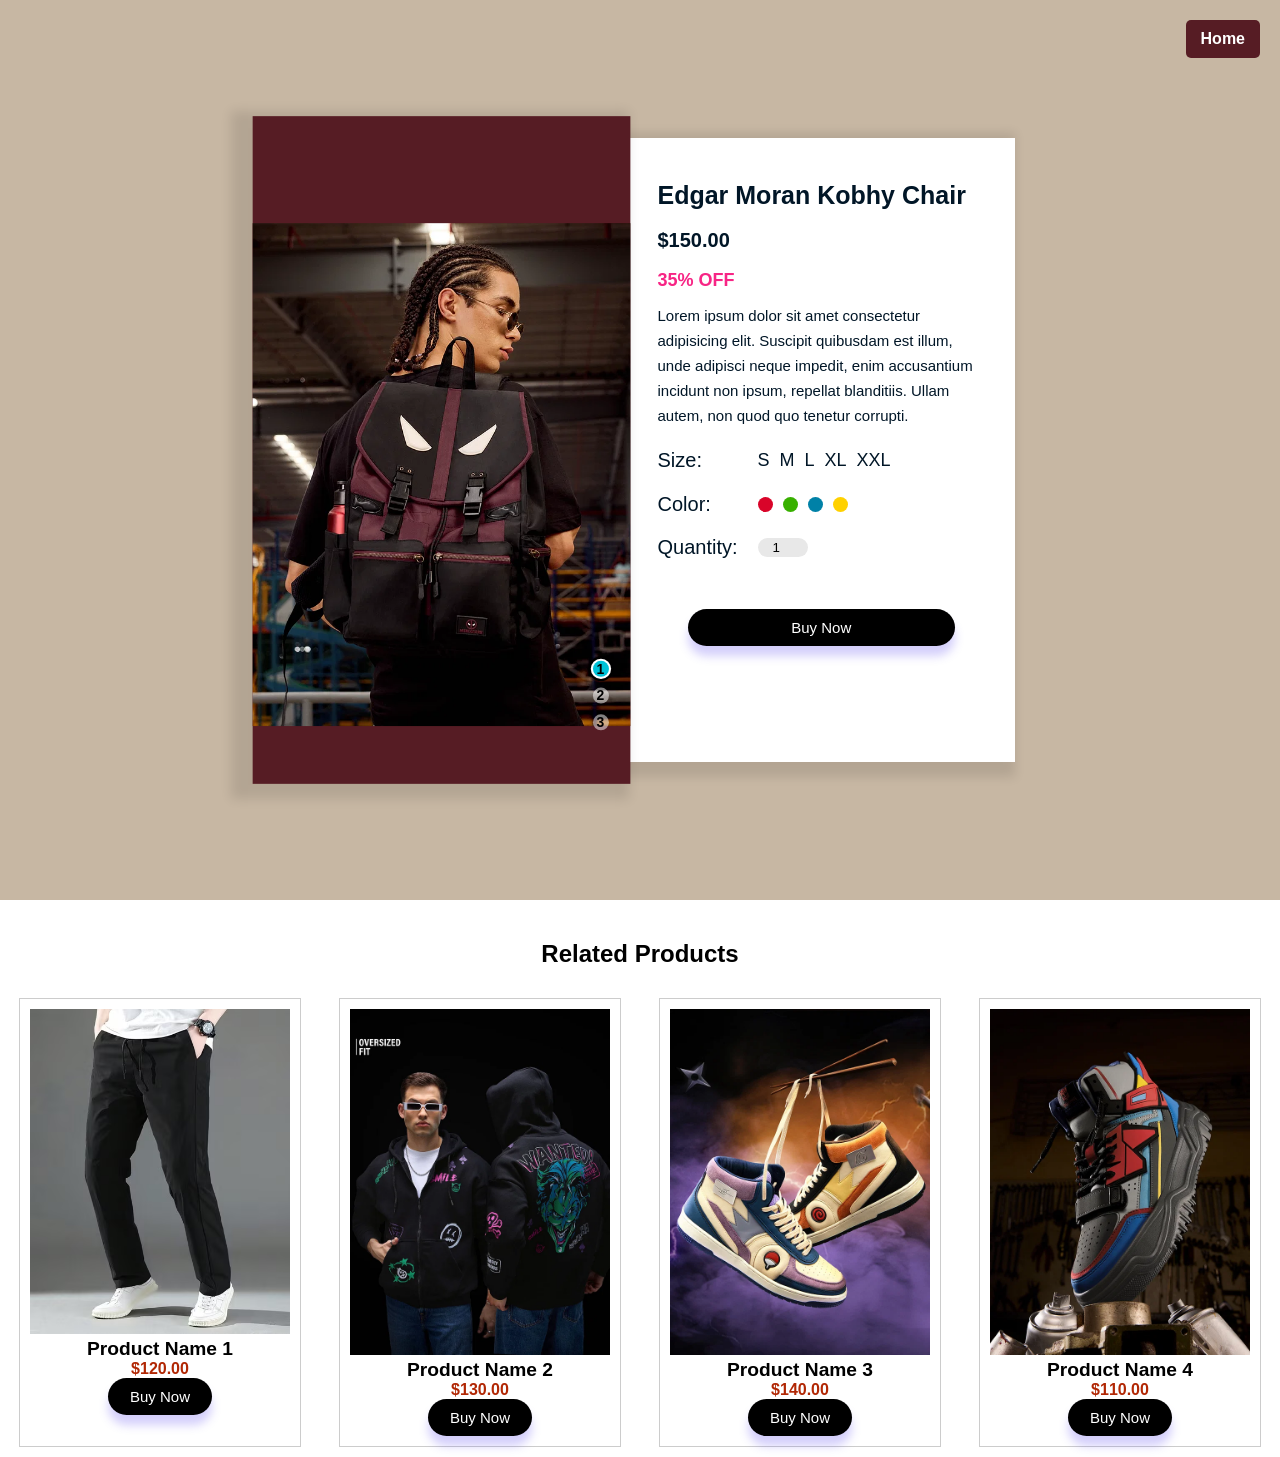
<file: bag.html>
<!DOCTYPE html>
<html lang="en">
<head>
    <meta charset="UTF-8">
    <meta name="viewport" content="width=device-width, initial-scale=1.0">
    <title>Single product page</title>
    <link rel="stylesheet" href="single_pro.css">
    


</head>
<body>
    <div class="home-button">
        <a href="index.html">Home</a>
    </div>
    <section class="main-wrap">
        <div class="product">
            <div class="image-gallery">
                <img src="bag.webp" id="productImg" alt="">
                <div class="controls">
                    <span class="btn active">1</span>
                    <span class="btn">2</span>
                    <span class="btn">3</span>
                </div>
            </div>
            <div class="product-details">
                <div class="details">
                    <h2>Edgar Moran Kobhy Chair</h2>
                    <h3>$150.00</h3>
                    <h4>35% OFF</h4>
                    <p>Lorem ipsum dolor sit amet consectetur adipisicing elit. Suscipit quibusdam est illum, unde adipisci neque impedit, enim accusantium incidunt non ipsum, repellat blanditiis. Ullam autem, non quod quo tenetur corrupti.</p>
                </div>
                <div class="sizes">
                    <form class="form">
                        <div class="select-size">
                            <h3>Size:</h3>
                            <label for="sm">
                                <input type="radio" name="size" id="sm">
                                <span>S</span>
                            </label>
                            <label for="m">
                                <input type="radio" name="size" id="m">
                                <span>M</span>
                            </label>
                            <label for="lg">
                                <input type="radio" name="size" id="lg">
                                <span>L</span>
                            </label>
                            <label for="xl">
                                <input type="radio" name="size" id="xl">
                                <span>XL</span>
                            </label>
                            <label for="xxl">
                                <input type="radio" name="size" id="xxl">
                                <span>XXL</span>
                            </label>
                        </div>   
                    </form>
                </div>
                <div class="colors">
                    <form class="form">
                        <div class="select-color">
                            <h3>Color:</h3>
                            <label for="red">
                                <input type="radio" name="color" id="red">
                                <span class="color-1"></span>
                            </label>
                            <label for="green">
                                <input type="radio" name="color" id="green">
                                <span class="color-2"></span>
                            </label>
                            <label for="blue">
                                <input type="radio" name="color" id="blue">
                                <span class="color-3"></span>
                            </label>
                            <label for="yellow">
                                <input type="radio" name="color" id="yellow">
                                <span class="color-4"></span>
                            </label>
                        </div>   
                    </form>
                </div>
                <div class="quantity">
                    <div class="select-quantity">
                        <h3>Quantity:</h3>
                        <input type="number" name="quantity" value="1">
                    </div>
                </div>
                <div class="sub-btn">
                    <button class="submit">Buy Now</button>
                </div>
            </div>
        </div>

    </section>
    <section class="related-products">
        <h2>Related Products</h2>
        <div class="products-grid">
            <div class="product-item">
                <img src="men-pant.avif" alt="Product 1">
                <h3>Product Name 1</h3>
                <h4>$120.00</h4>
                <a href="mp.html"><button class="buy-now">Buy Now</button></a>
            </div>
            <div class="product-item">
                <img src="men_oversize.webp" alt="Product 2">
                <h3>Product Name 2</h3>
                <h4>$130.00</h4>
                <a href="men-blk.html"><button class="buy-now">Buy Now</button></a>
            </div>
            <div class="product-item">
                <img src="new_shoe.webp" alt="Product 3">
                <h3>Product Name 3</h3>
                <h4>$140.00</h4>
                <a href="col-shoe.html"><button class="buy-now">Buy Now</button></a>
            </div>
            <div class="product-item">
                <img src="shoe.webp" alt="Product 4">
                <h3>Product Name 4</h3>
                <h4>$110.00</h4>
                <a href="col-shoe.html"><button class="buy-now" >Buy Now</button></a>
            </div>
        </div>
    </section>

    <script>
        const image= document.getElementById('productImg');
    const btn= document.getElementsByClassName('btn');
    
    btn[0].addEventListener('click', function(){ 
        image.src='https://prod-img.thesouledstore.com/public/theSoul/uploads/catalog/product/1727708262_3996204.jpg?format=webp&w=480&dpr=1.3';
        for(bt of btn){
            bt.classList.remove('active');
        } 
        this.classList.add('active');
    });
    
    btn[1].addEventListener('click', function(){ 
        image.src='https://prod-img.thesouledstore.com/public/theSoul/uploads/catalog/product/1727707899_5081490.jpg?format=webp&w=480&dpr=1.3';
        for(bt of btn){
            bt.classList.remove('active');
        } 
        this.classList.add('active');
    
    });
    
    btn[2].addEventListener('click', function(){ 
        image.src='https://prod-img.thesouledstore.com/public/theSoul/uploads/catalog/product/1727707899_1932174.jpg?format=webp&w=480&dpr=1.3';
        for(bt of btn){
            bt.classList.remove('active');
        } 
        this.classList.add('active') ;
    });
    </script>

</body>
</html>
</file>
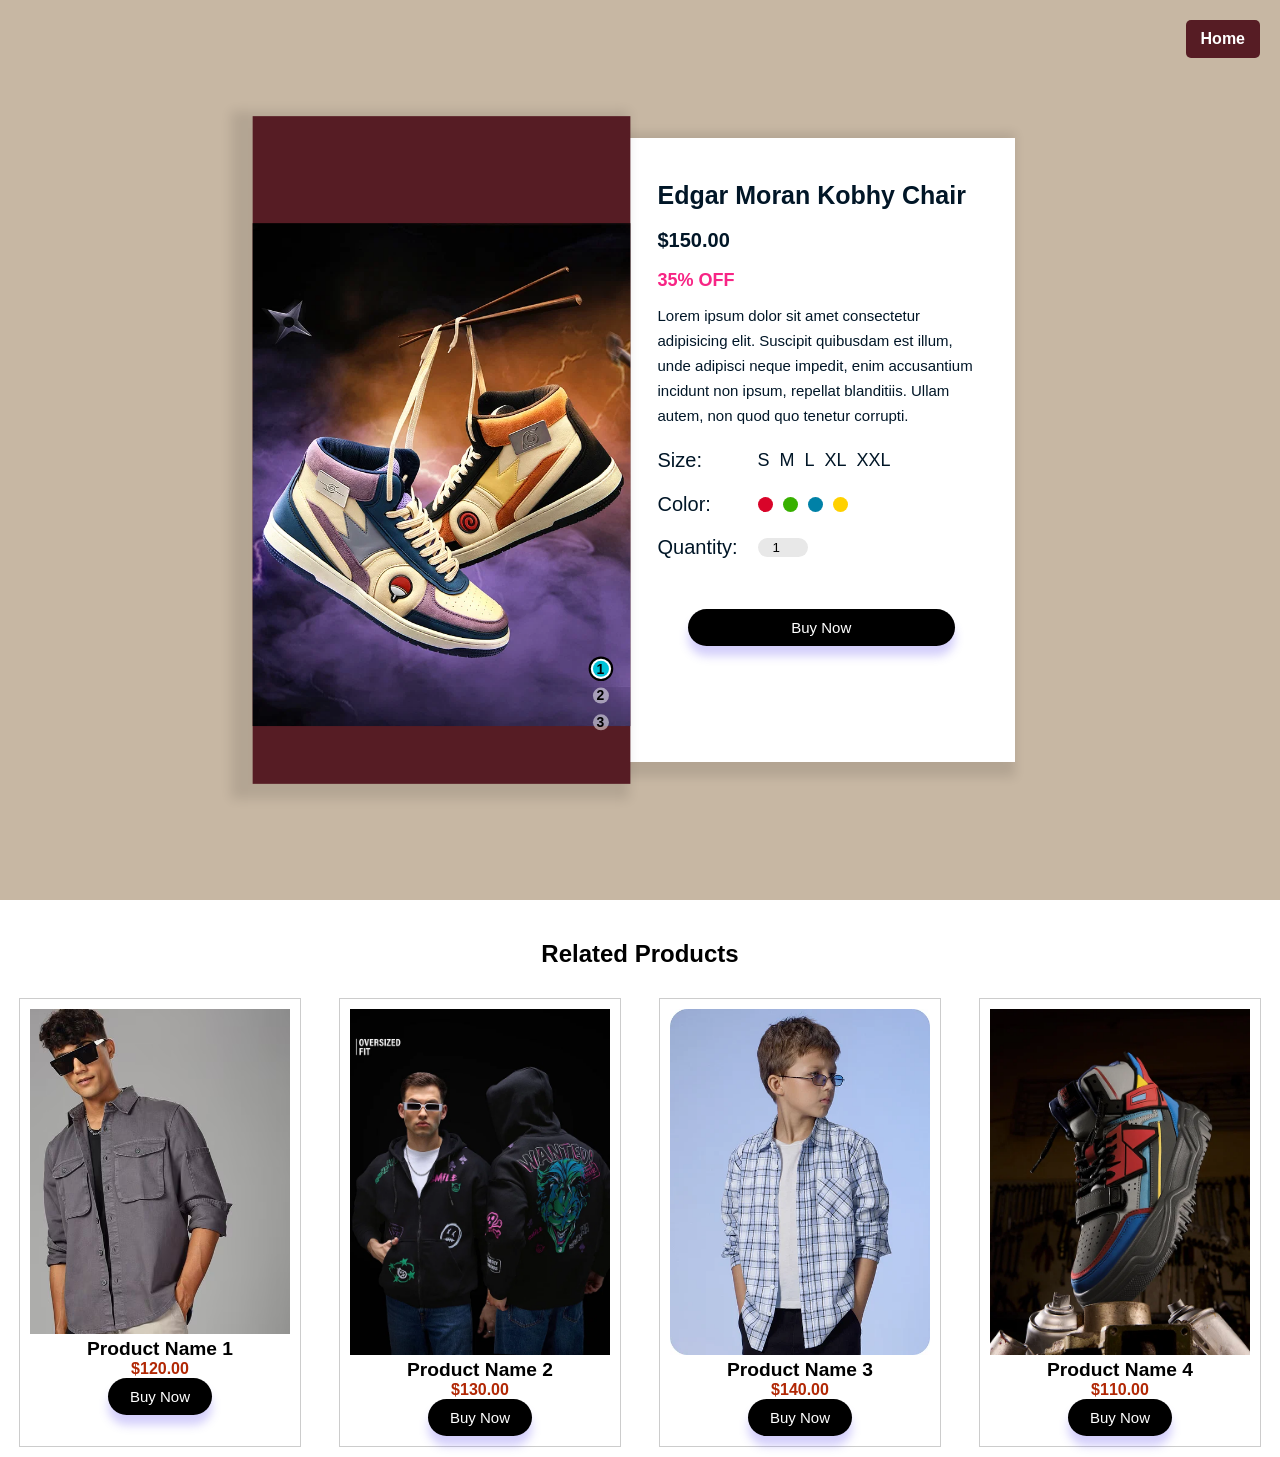
<file: col-shoe.html>
<!DOCTYPE html>
<html lang="en">
<head>
    <meta charset="UTF-8">
    <meta name="viewport" content="width=device-width, initial-scale=1.0">
    <title>Single product page</title>
    <link rel="stylesheet" href="single_pro.css">
    


</head>
<body>
    <div class="home-button">
        <a href="index.html">Home</a>
    </div>
    <section class="main-wrap">
        <div class="product">
            <div class="image-gallery">
                <img src="new_shoe.webp" id="productImg" alt="">
                <div class="controls">
                    <span class="btn active">1</span>
                    <span class="btn">2</span>
                    <span class="btn">3</span>
                </div>
            </div>
            <div class="product-details">
                <div class="details">
                    <h2>Edgar Moran Kobhy Chair</h2>
                    <h3>$150.00</h3>
                    <h4>35% OFF</h4>
                    <p>Lorem ipsum dolor sit amet consectetur adipisicing elit. Suscipit quibusdam est illum, unde adipisci neque impedit, enim accusantium incidunt non ipsum, repellat blanditiis. Ullam autem, non quod quo tenetur corrupti.</p>
                </div>
                <div class="sizes">
                    <form class="form">
                        <div class="select-size">
                            <h3>Size:</h3>
                            <label for="sm">
                                <input type="radio" name="size" id="sm">
                                <span>S</span>
                            </label>
                            <label for="m">
                                <input type="radio" name="size" id="m">
                                <span>M</span>
                            </label>
                            <label for="lg">
                                <input type="radio" name="size" id="lg">
                                <span>L</span>
                            </label>
                            <label for="xl">
                                <input type="radio" name="size" id="xl">
                                <span>XL</span>
                            </label>
                            <label for="xxl">
                                <input type="radio" name="size" id="xxl">
                                <span>XXL</span>
                            </label>
                        </div>   
                    </form>
                </div>
                <div class="colors">
                    <form class="form">
                        <div class="select-color">
                            <h3>Color:</h3>
                            <label for="red">
                                <input type="radio" name="color" id="red">
                                <span class="color-1"></span>
                            </label>
                            <label for="green">
                                <input type="radio" name="color" id="green">
                                <span class="color-2"></span>
                            </label>
                            <label for="blue">
                                <input type="radio" name="color" id="blue">
                                <span class="color-3"></span>
                            </label>
                            <label for="yellow">
                                <input type="radio" name="color" id="yellow">
                                <span class="color-4"></span>
                            </label>
                        </div>   
                    </form>
                </div>
                <div class="quantity">
                    <div class="select-quantity">
                        <h3>Quantity:</h3>
                        <input type="number" name="quantity" value="1">
                    </div>
                </div>
                <div class="sub-btn">
                    <button class="submit">Buy Now</button>
                </div>
            </div>
        </div>

    </section>

    <section class="related-products">
        <h2>Related Products</h2>
        <div class="products-grid">
            <div class="product-item">
                <img src="red t-shirt.avif" alt="Product 1">
                <h3>Product Name 1</h3>
                <h4>$120.00</h4>
                <a href="single_pro.html"><button class="buy-now">Buy Now</button></a>
            </div>
            <div class="product-item">
                <img src="men_oversize.webp" alt="Product 2">
                <h3>Product Name 2</h3>
                <h4>$130.00</h4>
                <a href="men-blk.html"><button class="buy-now">Buy Now</button>
                </a>
            </div>
            <div class="product-item">
                <img src="kid_boy.webp" alt="Product 3">
                <h3>Product Name 3</h3>
                <h4>$140.00</h4>
                <a href="kb.html"><button class="buy-now">Buy Now</button></a>
            </div>
            <div class="product-item">
                <img src="shoe.webp" alt="Product 4">
                <h3>Product Name 4</h3>
                <h4>$110.00</h4>
                <a href="sol-shoe.html"><button class="buy-now" >Buy Now</button></a>
            </div>
        </div>
    </section>
    <script>
        const image= document.getElementById('productImg');
    const btn= document.getElementsByClassName('btn');
    
    btn[0].addEventListener('click', function(){ 
        image.src='https://prod-img.thesouledstore.com/public/theSoul/uploads/catalog/product/1726307548_9304250.jpg?format=webp&w=480&dpr=1.3';
        for(bt of btn){
            bt.classList.remove('active');
        } 
        this.classList.add('active');
    });
    
    btn[1].addEventListener('click', function(){ 
        image.src='https://prod-img.thesouledstore.com/public/theSoul/uploads/catalog/product/1726307548_3562456.jpg?format=webp&w=480&dpr=1.3';
        for(bt of btn){
            bt.classList.remove('active');
        } 
        this.classList.add('active');
    
    });
    
    btn[2].addEventListener('click', function(){ 
        image.src='https://prod-img.thesouledstore.com/public/theSoul/uploads/catalog/product/1726307548_2451713.jpg?format=webp&w=480&dpr=1.3';
        for(bt of btn){
            bt.classList.remove('active');
        } 
        this.classList.add('active') ;
    });
    </script>

</body>
</html>
</file>
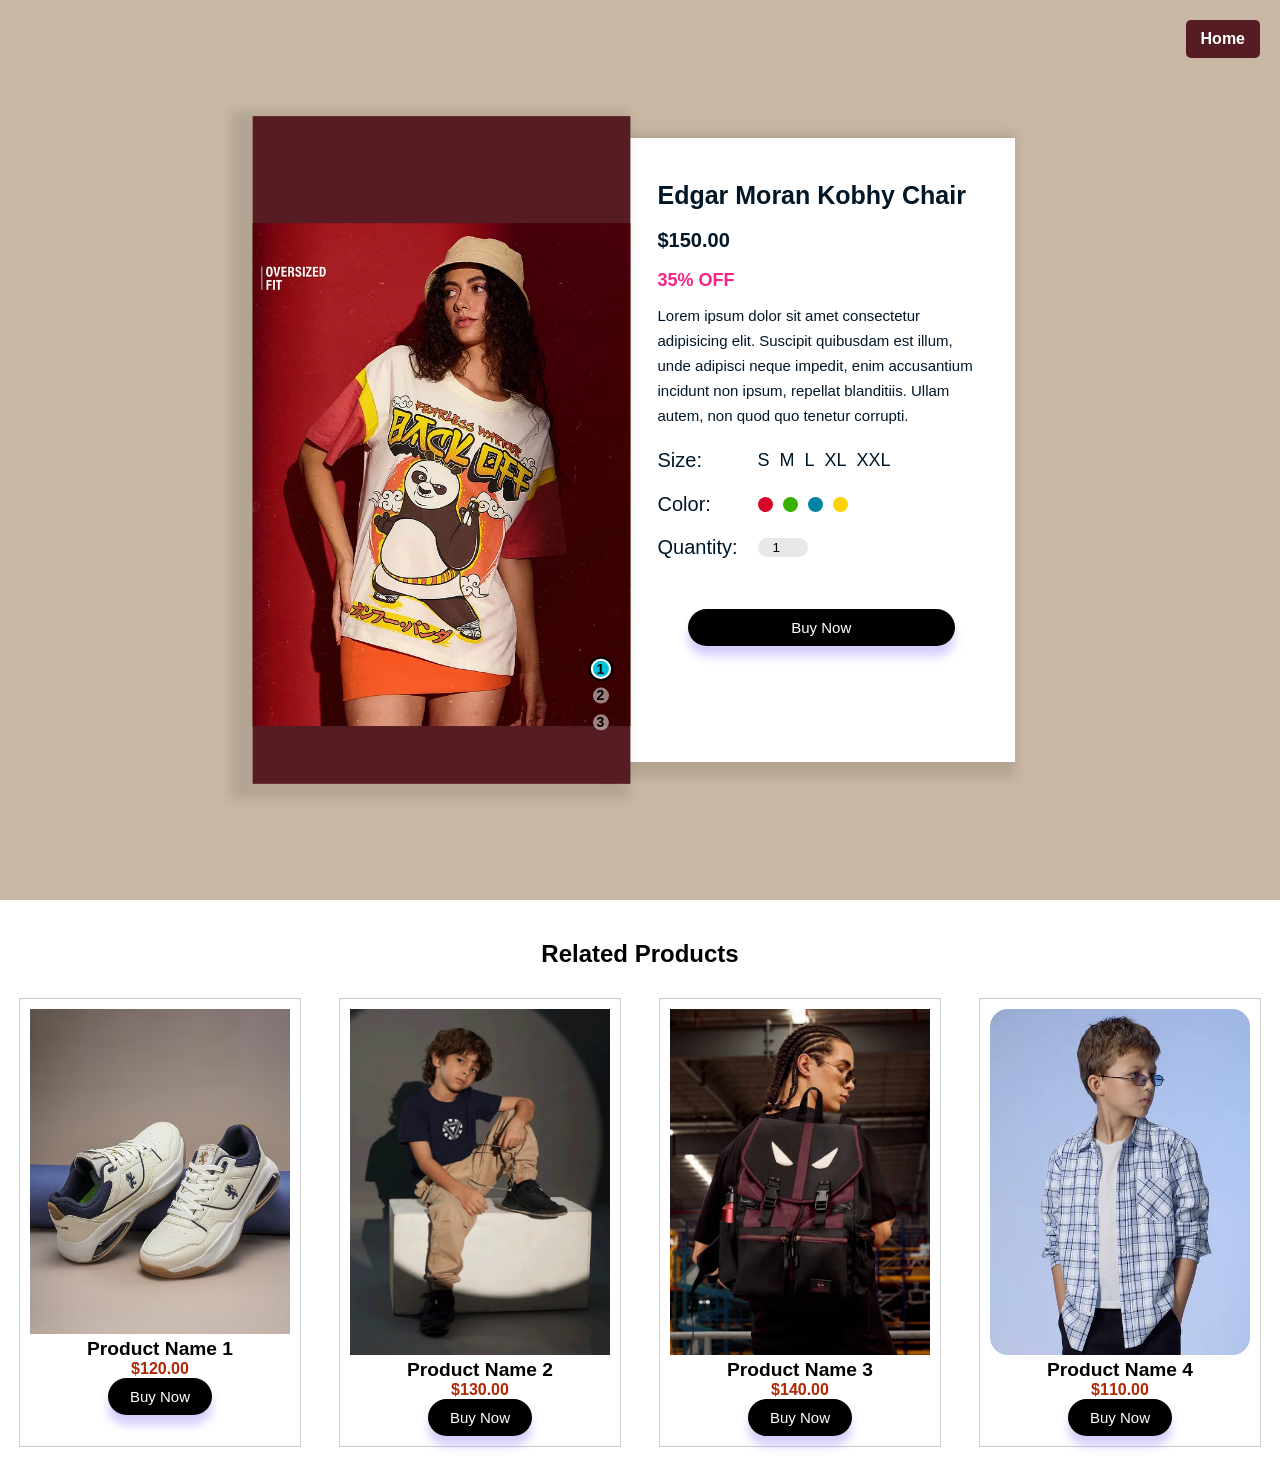
<file: go.html>
<!DOCTYPE html>
<html lang="en">
<head>
    <meta charset="UTF-8">
    <meta name="viewport" content="width=device-width, initial-scale=1.0">
    <title>Single product page</title>
    <link rel="stylesheet" href="single_pro.css">
    


</head>
<body>
    <div class="home-button">
        <a href="index.html">Home</a>
    </div>
    <section class="main-wrap">
        <div class="product">
            <div class="image-gallery">
                <img src="women_oversize.webp" id="productImg" alt="">
                <div class="controls">
                    <span class="btn active">1</span>
                    <span class="btn">2</span>
                    <span class="btn">3</span>
                </div>
            </div>
            <div class="product-details">
                <div class="details">
                    <h2>Edgar Moran Kobhy Chair</h2>
                    <h3>$150.00</h3>
                    <h4>35% OFF</h4>
                    <p>Lorem ipsum dolor sit amet consectetur adipisicing elit. Suscipit quibusdam est illum, unde adipisci neque impedit, enim accusantium incidunt non ipsum, repellat blanditiis. Ullam autem, non quod quo tenetur corrupti.</p>
                </div>
                <div class="sizes">
                    <form class="form">
                        <div class="select-size">
                            <h3>Size:</h3>
                            <label for="sm">
                                <input type="radio" name="size" id="sm">
                                <span>S</span>
                            </label>
                            <label for="m">
                                <input type="radio" name="size" id="m">
                                <span>M</span>
                            </label>
                            <label for="lg">
                                <input type="radio" name="size" id="lg">
                                <span>L</span>
                            </label>
                            <label for="xl">
                                <input type="radio" name="size" id="xl">
                                <span>XL</span>
                            </label>
                            <label for="xxl">
                                <input type="radio" name="size" id="xxl">
                                <span>XXL</span>
                            </label>
                        </div>   
                    </form>
                </div>
                <div class="colors">
                    <form class="form">
                        <div class="select-color">
                            <h3>Color:</h3>
                            <label for="red">
                                <input type="radio" name="color" id="red">
                                <span class="color-1"></span>
                            </label>
                            <label for="green">
                                <input type="radio" name="color" id="green">
                                <span class="color-2"></span>
                            </label>
                            <label for="blue">
                                <input type="radio" name="color" id="blue">
                                <span class="color-3"></span>
                            </label>
                            <label for="yellow">
                                <input type="radio" name="color" id="yellow">
                                <span class="color-4"></span>
                            </label>
                        </div>   
                    </form>
                </div>
                <div class="quantity">
                    <div class="select-quantity">
                        <h3>Quantity:</h3>
                        <input type="number" name="quantity" value="1">
                    </div>
                </div>
                <div class="sub-btn">
                    <button class="submit">Buy Now</button>
                </div>
            </div>
        </div>

    </section>
    <section class="related-products">
        <h2>Related Products</h2>
        <div class="products-grid">
            <div class="product-item">
                <img src="men-shoe.avif" alt="Product 1">
                <h3>Product Name 1</h3>
                <h4>$120.00</h4>
                <a href="shoe.html"><button class="buy-now">Buy Now</button></a>
            </div>
            <div class="product-item">
                <img src="kid_wear.webp" alt="Product 2">
                <h3>Product Name 2</h3>
                <h4>$130.00</h4>
                <a href="sm.html"><button class="buy-now">Buy Now</button></a>
            </div>
            <div class="product-item">
                <img src="bag.webp" alt="Product 3">
                <h3>Product Name 3</h3>
                <h4>$140.00</h4>
                <a href="bag.html"><button class="buy-now">Buy Now</button></a>
            </div>
            <div class="product-item">
                <img src="kid_boy.webp" alt="Product 4">
                <h3>Product Name 4</h3>
                <h4>$110.00</h4>
                <a href="kb.html"><button class="buy-now" >Buy Now</button></a>
            </div>
        </div>
    </section>
    <script>
        const image= document.getElementById('productImg');
    const btn= document.getElementsByClassName('btn');
    
    btn[0].addEventListener('click', function(){ 
        image.src='https://prod-img.thesouledstore.com/public/theSoul/uploads/catalog/product/1714721143_7923989.jpg?format=webp&w=480&dpr=1.3';
        for(bt of btn){
            bt.classList.remove('active');
        } 
        this.classList.add('active');
    });
    
    btn[1].addEventListener('click', function(){ 
        image.src='https://prod-img.thesouledstore.com/public/theSoul/uploads/catalog/product/1714721143_1763962.jpg?format=webp&w=480&dpr=1.3';
        for(bt of btn){
            bt.classList.remove('active');
        } 
        this.classList.add('active');
    
    });
    
    btn[2].addEventListener('click', function(){ 
        image.src='https://prod-img.thesouledstore.com/public/theSoul/uploads/catalog/product/1725268816_7487827.jpg?format=webp&w=480&dpr=1.3';
        for(bt of btn){
            bt.classList.remove('active');
        } 
        this.classList.add('active') ;
    });
    </script>

</body>
</html>
</file>
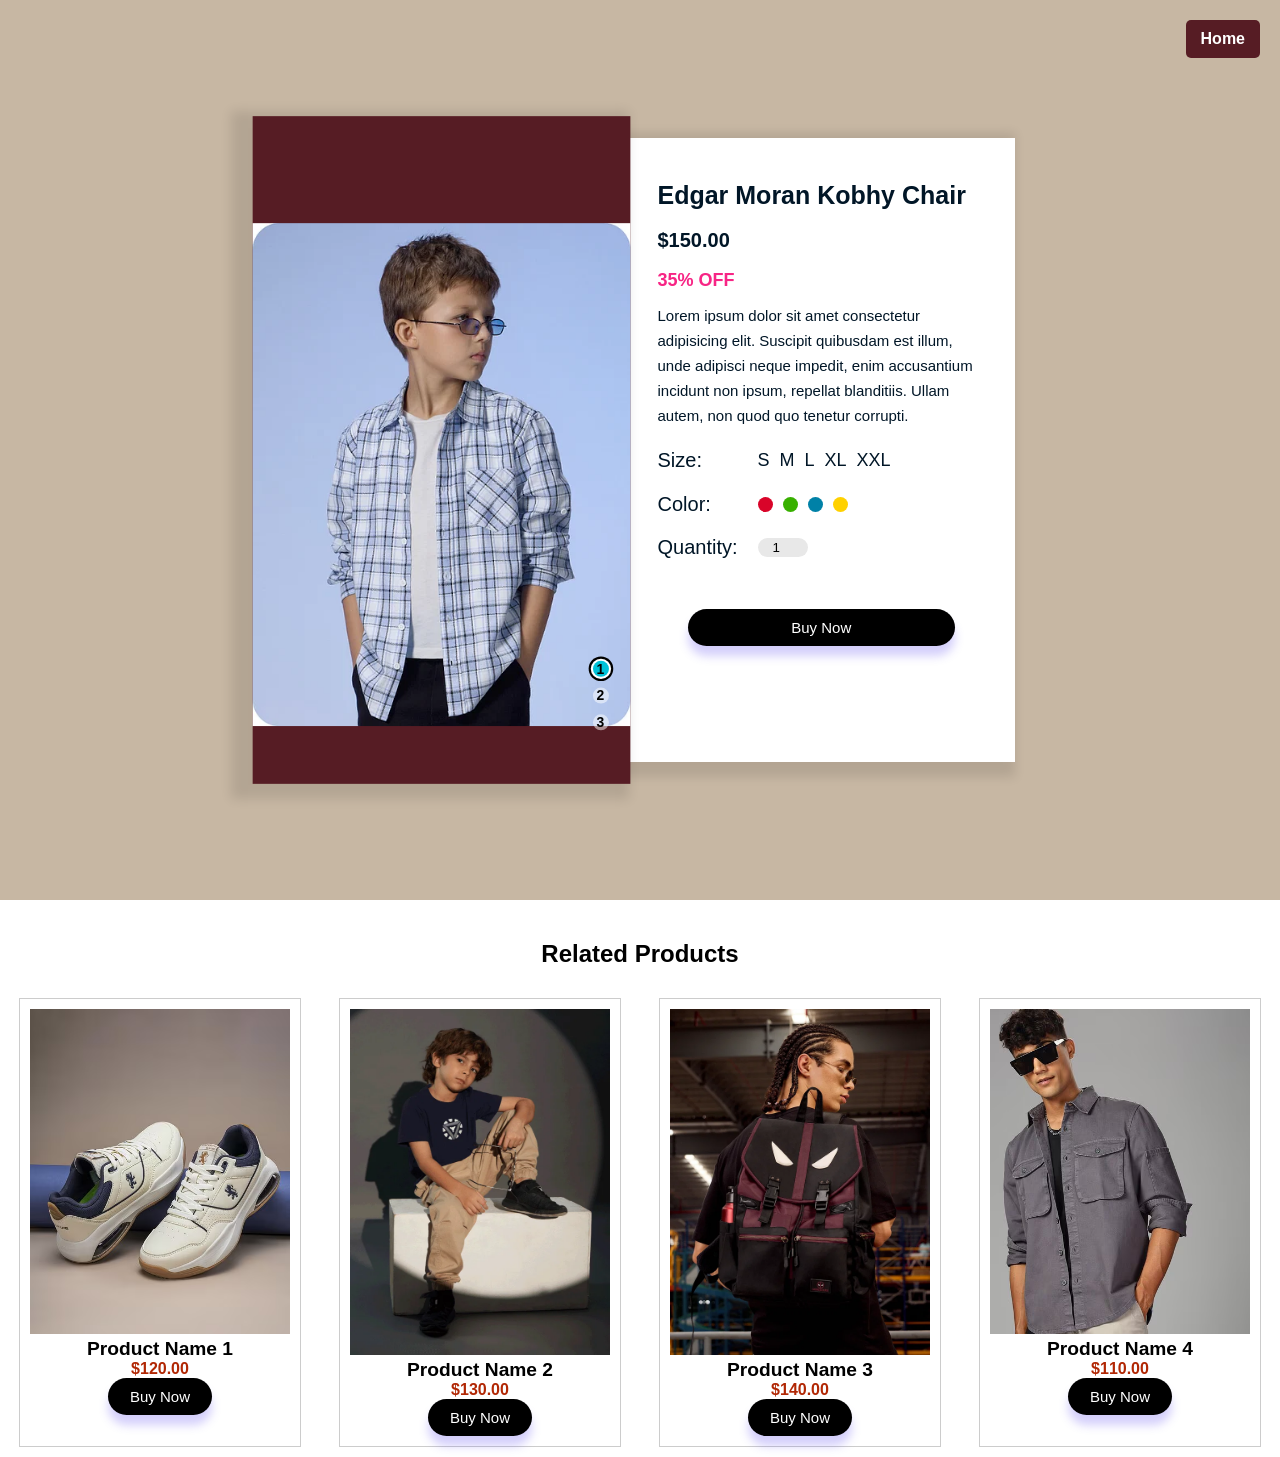
<file: kb.html>
<!DOCTYPE html>
<html lang="en">
<head>
    <meta charset="UTF-8">
    <meta name="viewport" content="width=device-width, initial-scale=1.0">
    <title>Single product page</title>
    <link rel="stylesheet" href="single_pro.css">
    


</head>
<body>
    <div class="home-button">
        <a href="index.html">Home</a>
    </div>
    <section class="main-wrap">
        <div class="product">
            <div class="image-gallery">
                <img src="kid_boy.webp" id="productImg" alt="">
                <div class="controls">
                    <span class="btn active">1</span>
                    <span class="btn">2</span>
                    <span class="btn">3</span>
                </div>
            </div>
            <div class="product-details">
                <div class="details">
                    <h2>Edgar Moran Kobhy Chair</h2>
                    <h3>$150.00</h3>
                    <h4>35% OFF</h4>
                    <p>Lorem ipsum dolor sit amet consectetur adipisicing elit. Suscipit quibusdam est illum, unde adipisci neque impedit, enim accusantium incidunt non ipsum, repellat blanditiis. Ullam autem, non quod quo tenetur corrupti.</p>
                </div>
                <div class="sizes">
                    <form class="form">
                        <div class="select-size">
                            <h3>Size:</h3>
                            <label for="sm">
                                <input type="radio" name="size" id="sm">
                                <span>S</span>
                            </label>
                            <label for="m">
                                <input type="radio" name="size" id="m">
                                <span>M</span>
                            </label>
                            <label for="lg">
                                <input type="radio" name="size" id="lg">
                                <span>L</span>
                            </label>
                            <label for="xl">
                                <input type="radio" name="size" id="xl">
                                <span>XL</span>
                            </label>
                            <label for="xxl">
                                <input type="radio" name="size" id="xxl">
                                <span>XXL</span>
                            </label>
                        </div>   
                    </form>
                </div>
                <div class="colors">
                    <form class="form">
                        <div class="select-color">
                            <h3>Color:</h3>
                            <label for="red">
                                <input type="radio" name="color" id="red">
                                <span class="color-1"></span>
                            </label>
                            <label for="green">
                                <input type="radio" name="color" id="green">
                                <span class="color-2"></span>
                            </label>
                            <label for="blue">
                                <input type="radio" name="color" id="blue">
                                <span class="color-3"></span>
                            </label>
                            <label for="yellow">
                                <input type="radio" name="color" id="yellow">
                                <span class="color-4"></span>
                            </label>
                        </div>   
                    </form>
                </div>
                <div class="quantity">
                    <div class="select-quantity">
                        <h3>Quantity:</h3>
                        <input type="number" name="quantity" value="1">
                    </div>
                </div>
                <div class="sub-btn">
                    <button class="submit">Buy Now</button>
                </div>
            </div>
        </div>

    </section>
    <section class="related-products">
        <h2>Related Products</h2>
        <div class="products-grid">
            <div class="product-item">
                <img src="men-shoe.avif" alt="Product 1">
                <h3>Product Name 1</h3>
                <h4>$120.00</h4>
                <a href="shoe.html"><button class="buy-now">Buy Now</button></a>
            </div>
            <div class="product-item">
                <img src="kid_wear.webp" alt="Product 2">
                <h3>Product Name 2</h3>
                <h4>$130.00</h4>
                <a href="sm.html"><button class="buy-now">Buy Now</button></a>
            </div>
            <div class="product-item">
                <img src="bag.webp" alt="Product 3">
                <h3>Product Name 3</h3>
                <h4>$140.00</h4>
                <a href="bag.html"><button class="buy-now">Buy Now</button></a>
            </div>
            <div class="product-item">
                <img src="red t-shirt.avif" alt="Product 4">
                <h3>Product Name 4</h3>
                <h4>$110.00</h4>
                <a href="single_pro.html"><button class="buy-now" >Buy Now</button></a>
            </div>
        </div>
    </section>
    <script>
        const image= document.getElementById('productImg');
    const btn= document.getElementsByClassName('btn');
    
    btn[0].addEventListener('click', function(){ 
        image.src='https://prod-img.thesouledstore.com/public/theSoul/uploads/catalog/product/1721804347_4925557.jpg?w=480&dpr=1.3';
        for(bt of btn){
            bt.classList.remove('active');
        } 
        this.classList.add('active');
    });
    
    btn[1].addEventListener('click', function(){ 
        image.src='https://prod-img.thesouledstore.com/public/theSoul/uploads/catalog/product/1721804347_9531642.jpg?w=480&dpr=1.3';
        for(bt of btn){
            bt.classList.remove('active');
        } 
        this.classList.add('active');
    
    });
    
    btn[2].addEventListener('click', function(){ 
        image.src='https://prod-img.thesouledstore.com/public/theSoul/uploads/catalog/product/1721804347_7799988.jpg?w=480&dpr=1.3';
        for(bt of btn){
            bt.classList.remove('active');
        } 
        this.classList.add('active') ;
    });
    </script>

</body>
</html>
</file>
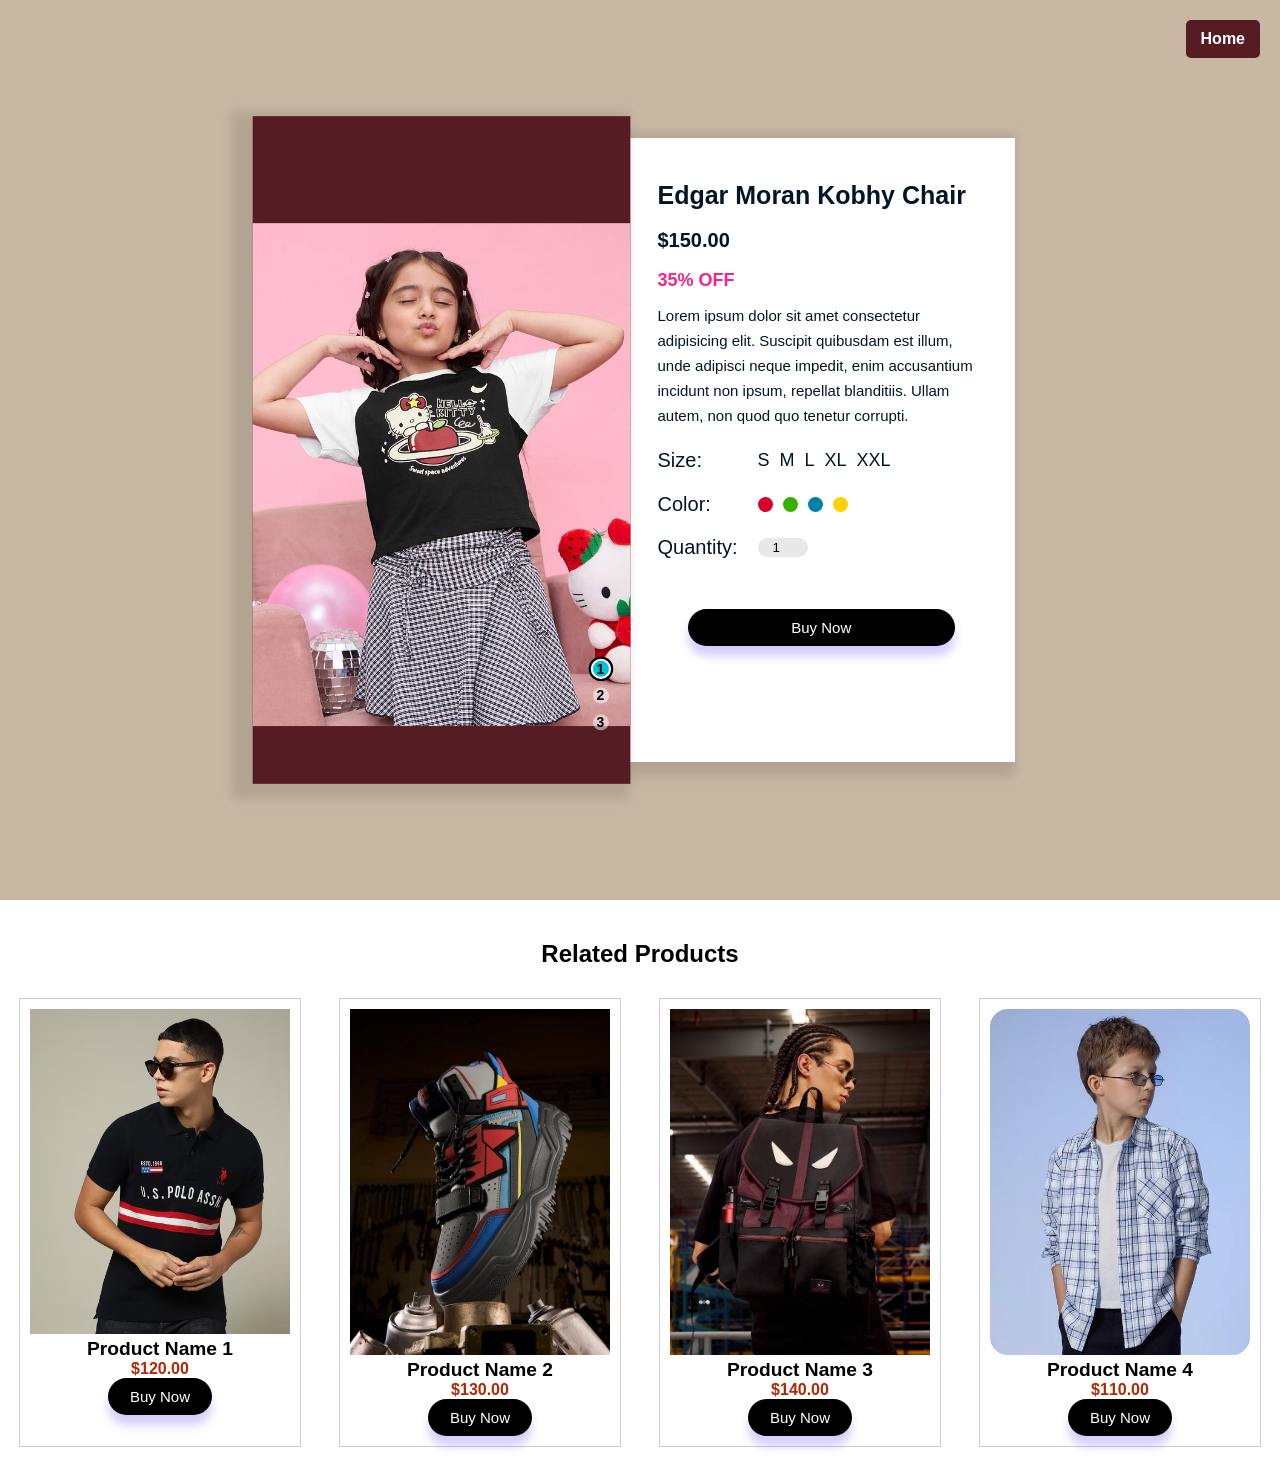
<file: kg.html>
<!DOCTYPE html>
<html lang="en">
<head>
    <meta charset="UTF-8">
    <meta name="viewport" content="width=device-width, initial-scale=1.0">
    <title>Single product page</title>
    <link rel="stylesheet" href="single_pro.css">
    


</head>
<body>
    <div class="home-button">
        <a href="index.html">Home</a>
    </div>
    <section class="main-wrap">
        <div class="product">
            <div class="image-gallery">
                <img src="kid_girl.webp" id="productImg" alt="">
                <div class="controls">
                    <span class="btn active">1</span>
                    <span class="btn">2</span>
                    <span class="btn">3</span>
                </div>
            </div>
            <div class="product-details">
                <div class="details">
                    <h2>Edgar Moran Kobhy Chair</h2>
                    <h3>$150.00</h3>
                    <h4>35% OFF</h4>
                    <p>Lorem ipsum dolor sit amet consectetur adipisicing elit. Suscipit quibusdam est illum, unde adipisci neque impedit, enim accusantium incidunt non ipsum, repellat blanditiis. Ullam autem, non quod quo tenetur corrupti.</p>
                </div>
                <div class="sizes">
                    <form class="form">
                        <div class="select-size">
                            <h3>Size:</h3>
                            <label for="sm">
                                <input type="radio" name="size" id="sm">
                                <span>S</span>
                            </label>
                            <label for="m">
                                <input type="radio" name="size" id="m">
                                <span>M</span>
                            </label>
                            <label for="lg">
                                <input type="radio" name="size" id="lg">
                                <span>L</span>
                            </label>
                            <label for="xl">
                                <input type="radio" name="size" id="xl">
                                <span>XL</span>
                            </label>
                            <label for="xxl">
                                <input type="radio" name="size" id="xxl">
                                <span>XXL</span>
                            </label>
                        </div>   
                    </form>
                </div>
                <div class="colors">
                    <form class="form">
                        <div class="select-color">
                            <h3>Color:</h3>
                            <label for="red">
                                <input type="radio" name="color" id="red">
                                <span class="color-1"></span>
                            </label>
                            <label for="green">
                                <input type="radio" name="color" id="green">
                                <span class="color-2"></span>
                            </label>
                            <label for="blue">
                                <input type="radio" name="color" id="blue">
                                <span class="color-3"></span>
                            </label>
                            <label for="yellow">
                                <input type="radio" name="color" id="yellow">
                                <span class="color-4"></span>
                            </label>
                        </div>   
                    </form>
                </div>
                <div class="quantity">
                    <div class="select-quantity">
                        <h3>Quantity:</h3>
                        <input type="number" name="quantity" value="1">
                    </div>
                </div>
                <div class="sub-btn">
                    <button class="submit">Buy Now</button>
                </div>
            </div>
        </div>

    </section>
    <section class="related-products">
        <h2>Related Products</h2>
        <div class="products-grid">
            <div class="product-item">
                <img src="blackshirt.avif" alt="Product 1">
                <h3>Product Name 1</h3>
                <h4>$120.00</h4>
                <a href="polo.html"><button class="buy-now">Buy Now</button></a>
            </div>
            <div class="product-item">
                <img src="shoe.webp" alt="Product 2">
                <h3>Product Name 2</h3>
                <h4>$130.00</h4>
                <a href="sol-shoe.html"><button class="buy-now">Buy Now</button></a>
            </div>
            <div class="product-item">
                <img src="bag.webp" alt="Product 3">
                <h3>Product Name 3</h3>
                <h4>$140.00</h4>
                <a href="bag.html"><button class="buy-now">Buy Now</button></a>
            </div>
            <div class="product-item">
                <img src="kid_boy.webp" alt="Product 4">
                <h3>Product Name 4</h3>
                <h4>$110.00</h4>
                <a href="kb.html"><button class="buy-now" >Buy Now</button></a>
            </div>
        </div>
    </section>
    <script>
        const image= document.getElementById('productImg');
    const btn= document.getElementsByClassName('btn');
    
    btn[0].addEventListener('click', function(){ 
        image.src='https://prod-img.thesouledstore.com/public/theSoul/uploads/catalog/product/1722952656_3000030.jpg?format=webp&w=480&dpr=1.3';
        for(bt of btn){
            bt.classList.remove('active');
        } 
        this.classList.add('active');
    });
    
    btn[1].addEventListener('click', function(){ 
        image.src='https://prod-img.thesouledstore.com/public/theSoul/uploads/catalog/product/1722838417_2335317.jpg?format=webp&w=480&dpr=1.3';
        for(bt of btn){
            bt.classList.remove('active');
        } 
        this.classList.add('active');
    
    });
    
    btn[2].addEventListener('click', function(){ 
        image.src='https://prod-img.thesouledstore.com/public/theSoul/uploads/catalog/product/1722838417_4143674.jpg?format=webp&w=1080&dpr=1.3';
        for(bt of btn){
            bt.classList.remove('active');
        } 
        this.classList.add('active') ;
    });
    </script>

</body>
</html>
</file>
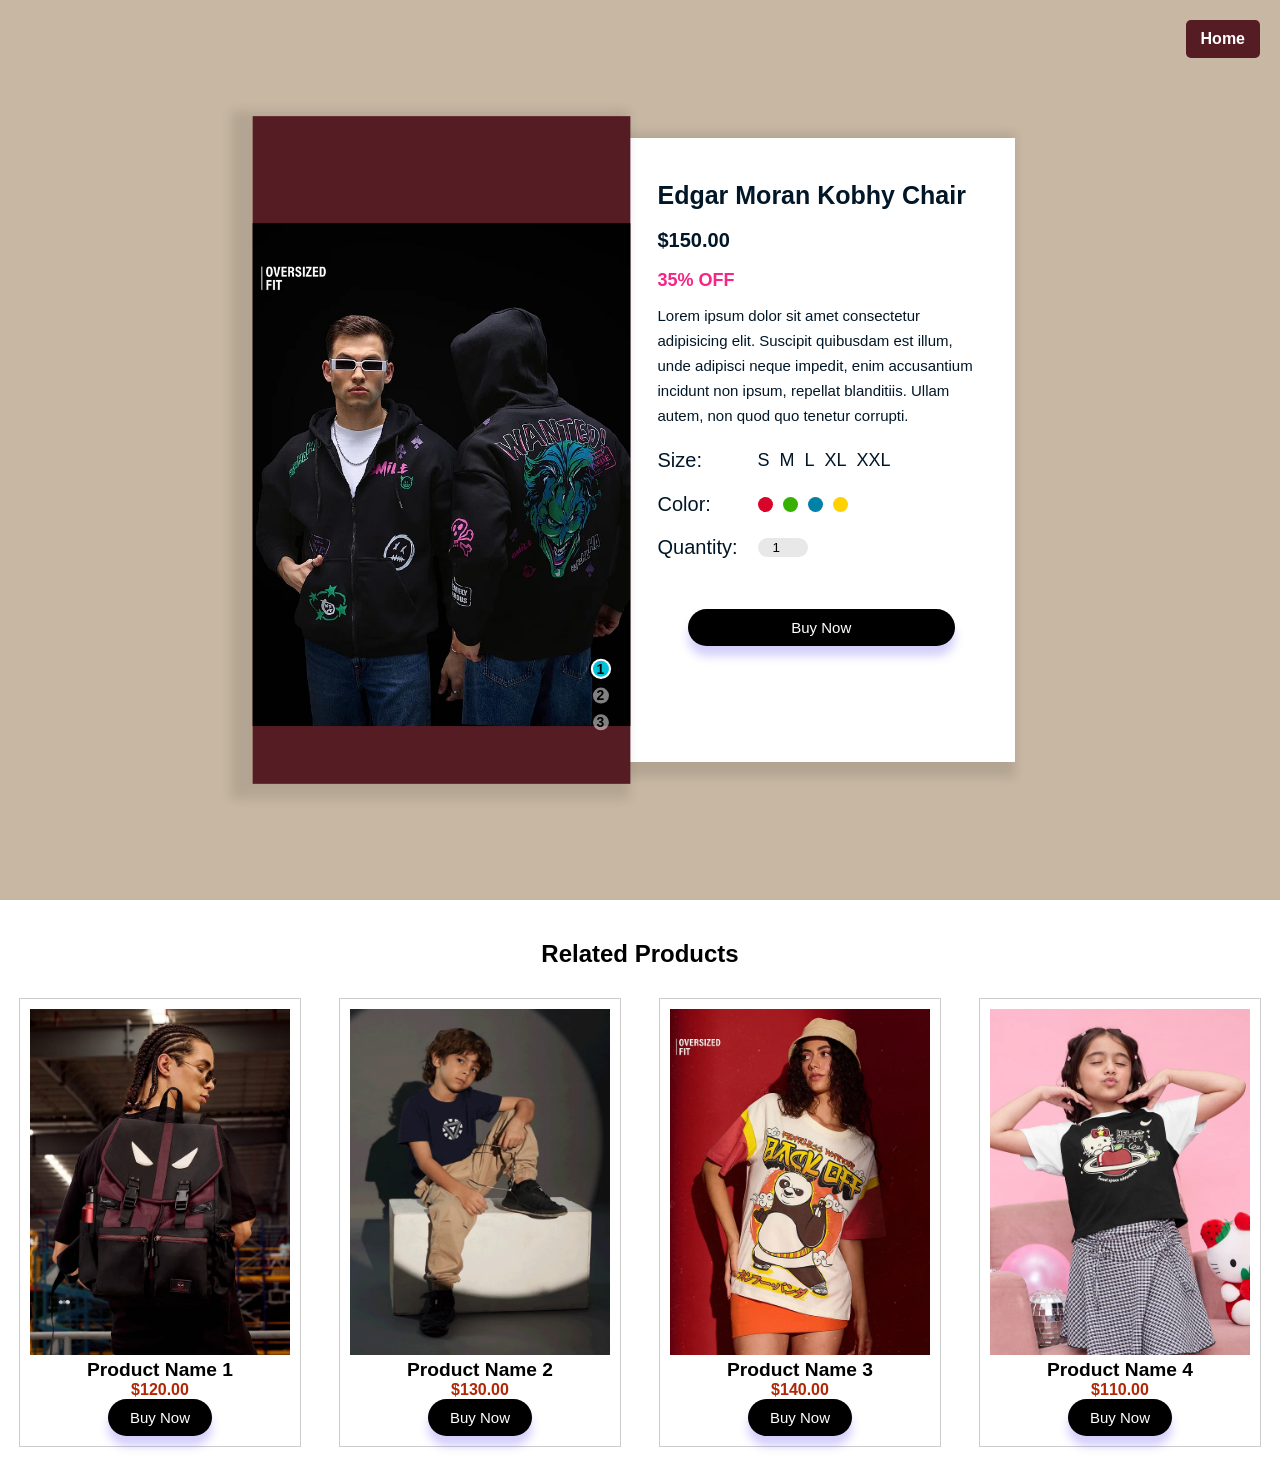
<file: men-blk.html>
<!DOCTYPE html>
<html lang="en">
<head>
    <meta charset="UTF-8">
    <meta name="viewport" content="width=device-width, initial-scale=1.0">
    <title>Single product page</title>
    <link rel="stylesheet" href="single_pro.css">
    


</head>
<body>
    <div class="home-button">
        <a href="index.html">Home</a>
    </div>
    <section class="main-wrap">
        <div class="product">
            <div class="image-gallery">
                <img src="men_oversize.webp" id="productImg" alt="">
                <div class="controls">
                    <span class="btn active">1</span>
                    <span class="btn">2</span>
                    <span class="btn">3</span>
                </div>
            </div>
            <div class="product-details">
                <div class="details">
                    <h2>Edgar Moran Kobhy Chair</h2>
                    <h3>$150.00</h3>
                    <h4>35% OFF</h4>
                    <p>Lorem ipsum dolor sit amet consectetur adipisicing elit. Suscipit quibusdam est illum, unde adipisci neque impedit, enim accusantium incidunt non ipsum, repellat blanditiis. Ullam autem, non quod quo tenetur corrupti.</p>
                </div>
                <div class="sizes">
                    <form class="form">
                        <div class="select-size">
                            <h3>Size:</h3>
                            <label for="sm">
                                <input type="radio" name="size" id="sm">
                                <span>S</span>
                            </label>
                            <label for="m">
                                <input type="radio" name="size" id="m">
                                <span>M</span>
                            </label>
                            <label for="lg">
                                <input type="radio" name="size" id="lg">
                                <span>L</span>
                            </label>
                            <label for="xl">
                                <input type="radio" name="size" id="xl">
                                <span>XL</span>
                            </label>
                            <label for="xxl">
                                <input type="radio" name="size" id="xxl">
                                <span>XXL</span>
                            </label>
                        </div>   
                    </form>
                </div>
                <div class="colors">
                    <form class="form">
                        <div class="select-color">
                            <h3>Color:</h3>
                            <label for="red">
                                <input type="radio" name="color" id="red">
                                <span class="color-1"></span>
                            </label>
                            <label for="green">
                                <input type="radio" name="color" id="green">
                                <span class="color-2"></span>
                            </label>
                            <label for="blue">
                                <input type="radio" name="color" id="blue">
                                <span class="color-3"></span>
                            </label>
                            <label for="yellow">
                                <input type="radio" name="color" id="yellow">
                                <span class="color-4"></span>
                            </label>
                        </div>   
                    </form>
                </div>
                <div class="quantity">
                    <div class="select-quantity">
                        <h3>Quantity:</h3>
                        <input type="number" name="quantity" value="1">
                    </div>
                </div>
                <div class="sub-btn">
                    <button class="submit">Buy Now</button>
                </div>
            </div>
        </div>

    </section>
    <section class="related-products">
        <h2>Related Products</h2>
        <div class="products-grid">
            <div class="product-item">
                <img src="bag.webp" alt="Product 1">
                <h3>Product Name 1</h3>
                <h4>$120.00</h4>
                <a href="bag.html"><button class="buy-now">Buy Now</button></a>
            </div>
            <div class="product-item">
                <img src="kid_wear.webp" alt="Product 2">
                <h3>Product Name 2</h3>
                <h4>$130.00</h4>
                <a href="sm.html"><button class="buy-now">Buy Now</button></a>
            </div>
            <div class="product-item">
                <img src="women_oversize.webp" alt="Product 3">
                <h3>Product Name 3</h3>
                <h4>$140.00</h4>
                <a href="go.html"><button class="buy-now">Buy Now</button></a>
            </div>
            <div class="product-item">
                <img src="kid_girl.webp" alt="Product 4">
                <h3>Product Name 4</h3>
                <h4>$110.00</h4>
                <a href="kg.html"><button class="buy-now" >Buy Now</button></a>
            </div>
        </div>
    </section>
    <script>
        const image= document.getElementById('productImg');
    const btn= document.getElementsByClassName('btn');
    
    btn[0].addEventListener('click', function(){ 
        image.src='https://prod-img.thesouledstore.com/public/theSoul/uploads/catalog/product/1707720173_1488711.jpg?format=webp&w=480&dpr=1.3';
        for(bt of btn){
            bt.classList.remove('active');
        } 
        this.classList.add('active');
    });
    
    btn[1].addEventListener('click', function(){ 
        image.src='https://prod-img.thesouledstore.com/public/theSoul/uploads/catalog/product/1707720173_7453533.jpg?format=webp&w=480&dpr=1.3';
        for(bt of btn){
            bt.classList.remove('active');
        } 
        this.classList.add('active');
    
    });
    
    btn[2].addEventListener('click', function(){ 
        image.src='https://prod-img.thesouledstore.com/public/theSoul/uploads/catalog/product/1707720173_6973561.jpg?format=webp&w=480&dpr=1.3';
        for(bt of btn){
            bt.classList.remove('active');
        } 
        this.classList.add('active') ;
    });
    </script>

</body>
</html>
</file>
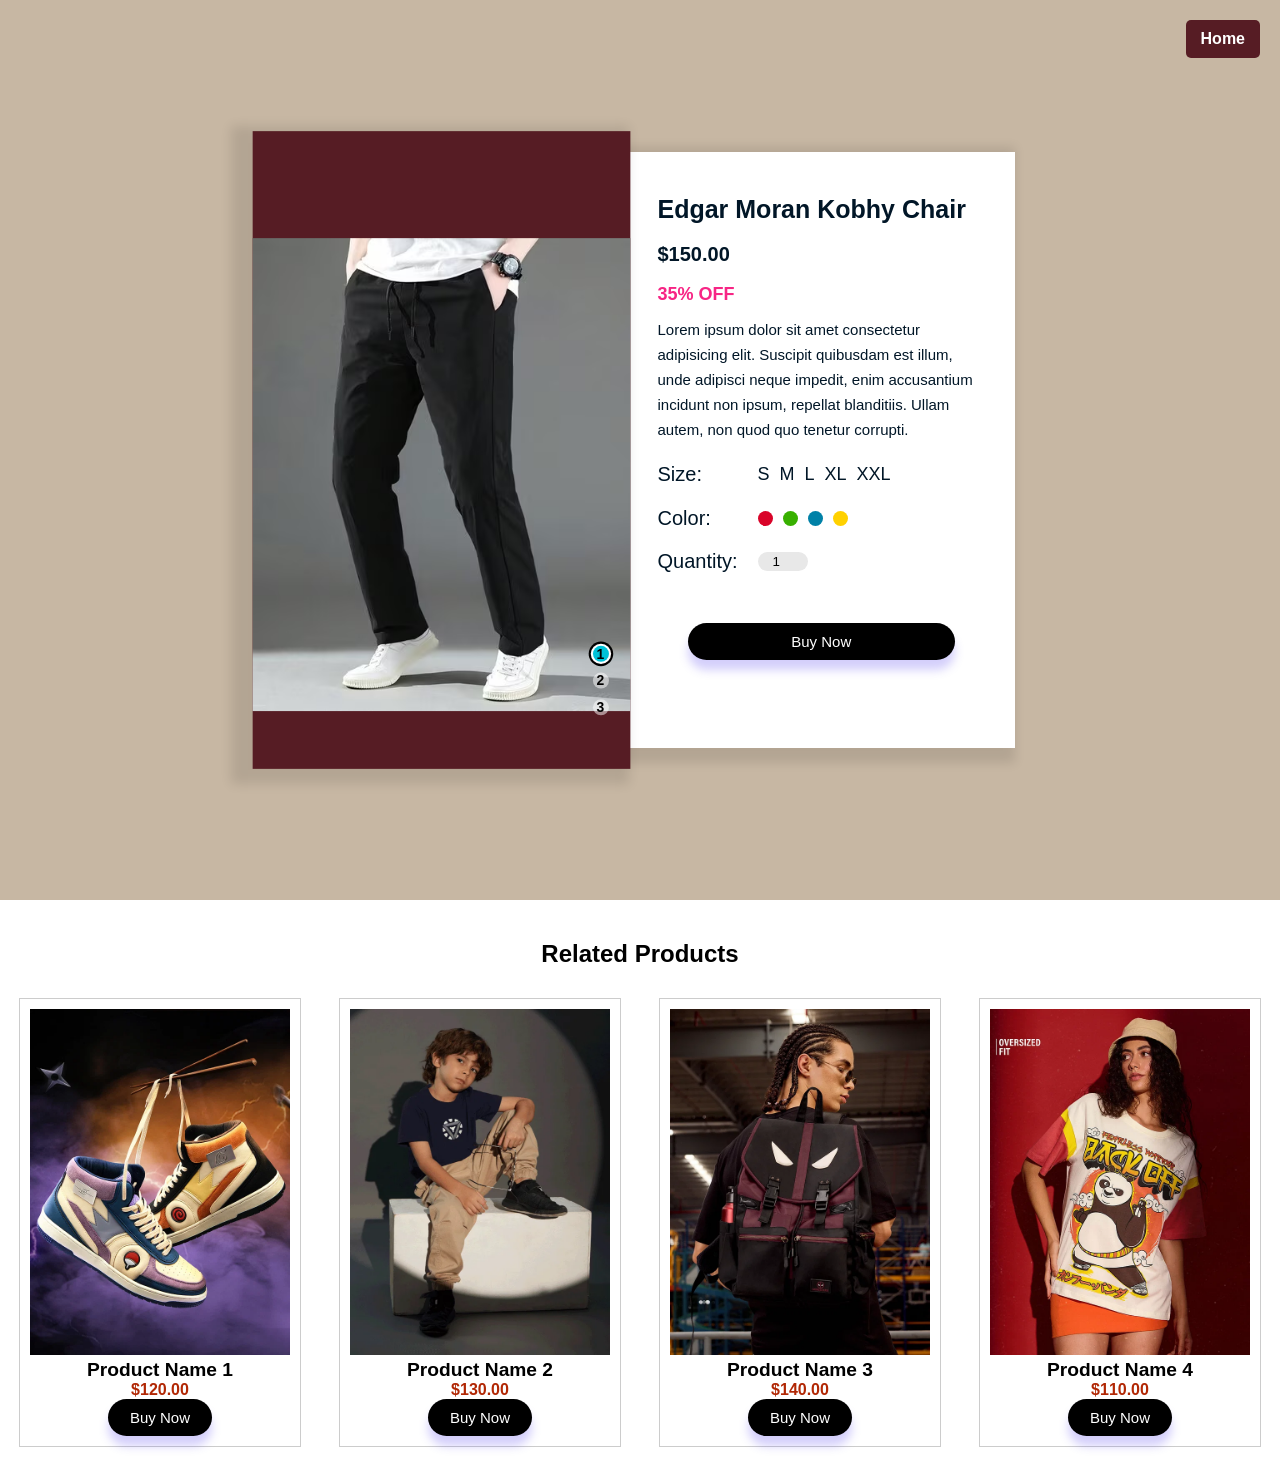
<file: mp.html>
<!DOCTYPE html>
<html lang="en">
<head>
    <meta charset="UTF-8">
    <meta name="viewport" content="width=device-width, initial-scale=1.0">
    <title>Single product page</title>
    <link rel="stylesheet" href="single_pro.css">


</head>
<body>
    <div class="home-button">
        <a href="index.html">Home</a>
    </div>
    <section class="main-wrap">
        <div class="product">
            <div class="image-gallery">
                <img src="men-pant.avif" id="productImg" alt="">
                <div class="controls">
                    <span class="btn active">1</span>
                    <span class="btn">2</span>
                    <span class="btn">3</span>
                </div>
            </div>
            <div class="product-details">
                <div class="details">
                    <h2>Edgar Moran Kobhy Chair</h2>
                    <h3>$150.00</h3>
                    <h4>35% OFF</h4>
                    <p>Lorem ipsum dolor sit amet consectetur adipisicing elit. Suscipit quibusdam est illum, unde adipisci neque impedit, enim accusantium incidunt non ipsum, repellat blanditiis. Ullam autem, non quod quo tenetur corrupti.</p>
                </div>
                <div class="sizes">
                    <form class="form">
                        <div class="select-size">
                            <h3>Size:</h3>
                            <label for="sm">
                                <input type="radio" name="size" id="sm">
                                <span>S</span>
                            </label>
                            <label for="m">
                                <input type="radio" name="size" id="m">
                                <span>M</span>
                            </label>
                            <label for="lg">
                                <input type="radio" name="size" id="lg">
                                <span>L</span>
                            </label>
                            <label for="xl">
                                <input type="radio" name="size" id="xl">
                                <span>XL</span>
                            </label>
                            <label for="xxl">
                                <input type="radio" name="size" id="xxl">
                                <span>XXL</span>
                            </label>
                        </div>   
                    </form>
                </div>
                <div class="colors">
                    <form class="form">
                        <div class="select-color">
                            <h3>Color:</h3>
                            <label for="red">
                                <input type="radio" name="color" id="red">
                                <span class="color-1"></span>
                            </label>
                            <label for="green">
                                <input type="radio" name="color" id="green">
                                <span class="color-2"></span>
                            </label>
                            <label for="blue">
                                <input type="radio" name="color" id="blue">
                                <span class="color-3"></span>
                            </label>
                            <label for="yellow">
                                <input type="radio" name="color" id="yellow">
                                <span class="color-4"></span>
                            </label>
                        </div>   
                    </form>
                </div>
                <div class="quantity">
                    <div class="select-quantity">
                        <h3>Quantity:</h3>
                        <input type="number" name="quantity" value="1">
                    </div>
                </div>
                <div class="sub-btn">
                    <button class="submit">Buy Now</button>
                </div>
            </div>
        </div>

    </section>

    <section class="related-products">
        <h2>Related Products</h2>
        <div class="products-grid">
            <div class="product-item">
                <img src="new_shoe.webp" alt="Product 1">
                <h3>Product Name 1</h3>
                <h4>$120.00</h4>
                <a href="col-shoe.html"><button class="buy-now">Buy Now</button></a>
            </div>
            <div class="product-item">
                <img src="kid_wear.webp" alt="Product 2">
                <h3>Product Name 2</h3>
                <h4>$130.00</h4>
                <a href="sm.html"><button class="buy-now">Buy Now</button></a>
            </div>
            <div class="product-item">
                <img src="bag.webp" alt="Product 3">
                <h3>Product Name 3</h3>
                <h4>$140.00</h4>
                <a href="bag.html"><button class="buy-now">Buy Now</button></a>
            </div>
            <div class="product-item">
                <img src="women_oversize.webp" alt="Product 4">
                <h3>Product Name 4</h3>
                <h4>$110.00</h4>
                <a href="go.html"><button class="buy-now" >Buy Now</button></a>
            </div>
        </div>
    </section>
<script>
    const image= document.getElementById('productImg');
const btn= document.getElementsByClassName('btn');

btn[0].addEventListener('click', function(){ 
    image.src='men-pant.avif';
    for(bt of btn){
        bt.classList.remove('active');
    } 
    this.classList.add('active');
});

btn[1].addEventListener('click', function(){ 
    image.src='mp-back.avif';
    for(bt of btn){
        bt.classList.remove('active');
    } 
    this.classList.add('active');

});

btn[2].addEventListener('click', function(){ 
    image.src='mp-side.avif';
    for(bt of btn){
        bt.classList.remove('active');
    } 
    this.classList.add('active') ;
});
</script>
</body>
</html>
</file>
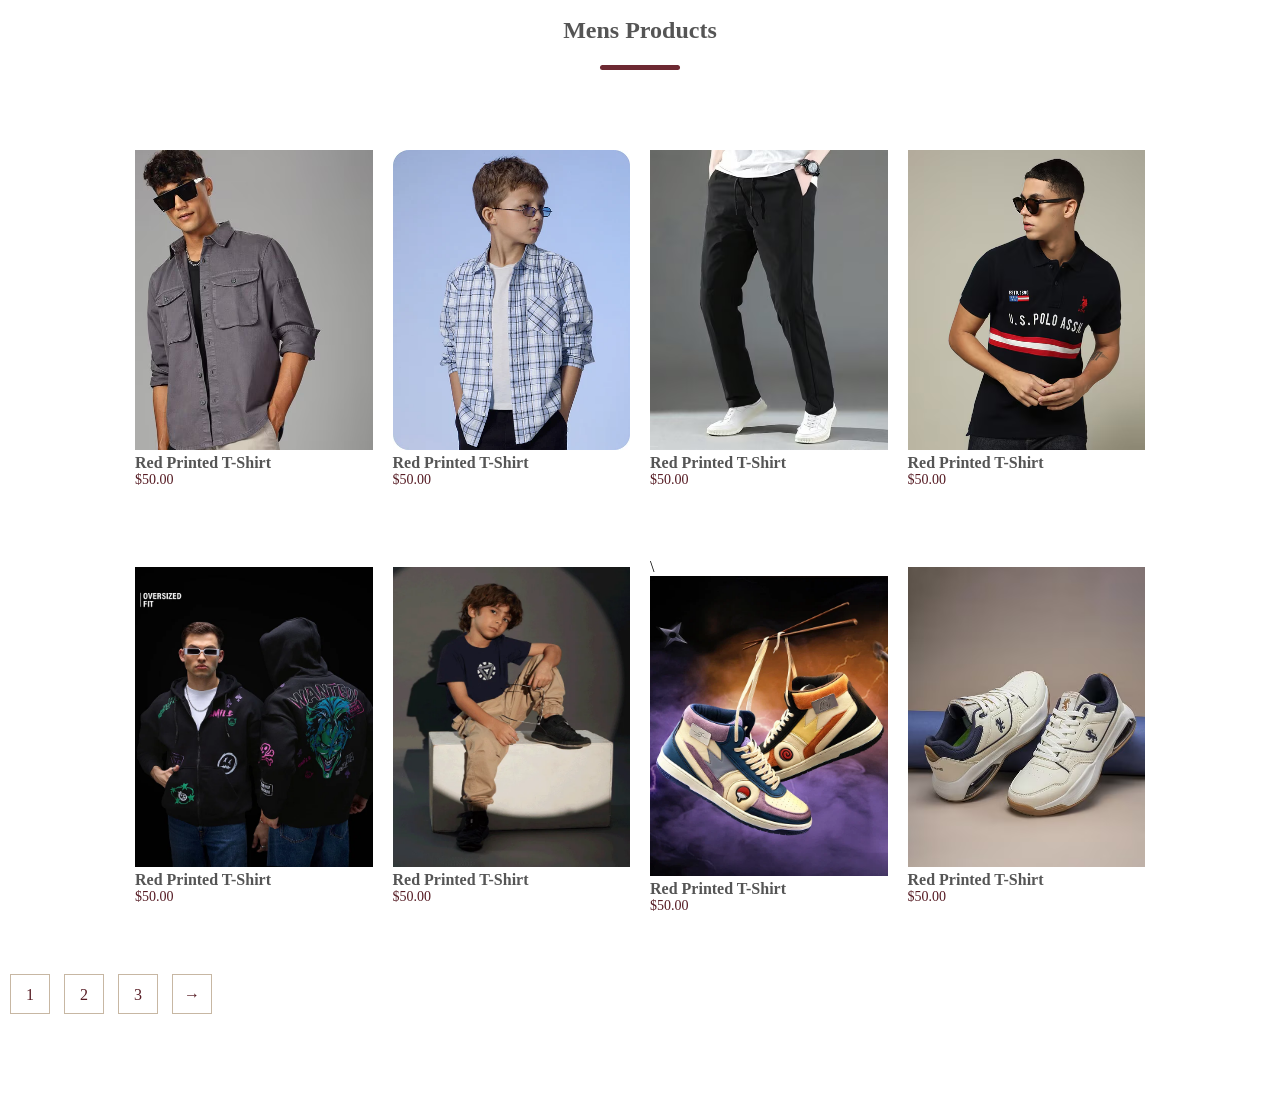
<file: page-2.html>
<!DOCTYPE html>
<html lang="en">
<head>
    <meta charset="UTF-8">
    <meta name="viewport" content="width=device-width, initial-scale=1.0">
    <title>Document</title>
    <link rel="stylesheet" href="style.css">
</head>
<body>
    <div class="small-container">
        <h2 class="title" id="featured-products">Mens Products</h2>
        <div class="row">
            <div class="col-4">
                <a href="single_pro.html">
                <img src="red t-shirt.avif" height="300px">
                <h4>Red Printed T-Shirt</h4>
                <div class="rating">
                    <i class="fa fa-star"></i>
                    <i class="fa fa-star"></i>
                    <i class="fa fa-star"></i>
                    <i class="fa fa-star"></i>
                    <i class="fa fa-star-half-o"></i>

                </div>
                <p>$50.00</p>
                </a>
            </div>
            <div class="col-4">
                <a href="kb.html">
                <img src="kid_boy.webp" height="300px">
                <h4>Red Printed T-Shirt</h4>
                <div class="rating">
                    <i class="fa fa-star"></i>
                    <i class="fa fa-star"></i>
                    <i class="fa fa-star"></i>
                    <i class="fa fa-star"></i>
                    <i class="fa fa-star-half-o"></i>

                </div>
                <p>$50.00</p>
                </a>
            </div>
            <div class="col-4">
                <a href="mp.html">
                <img src="men-pant.avif" height="300px">
                <h4>Red Printed T-Shirt</h4>
                <div class="rating">
                    <i class="fa fa-star"></i>
                    <i class="fa fa-star"></i>
                    <i class="fa fa-star"></i>
                    <i class="fa fa-star"></i>
                    <i class="fa fa-star-half-o"></i>

                </div>
                <p>$50.00</p>
                </a>
            </div>

           

            <div class="col-4">
                <a href="polo.html">
                <img src="blackshirt.avif" height="300px">
                <h4>Red Printed T-Shirt</h4>
                <div class="rating">
                    <i class="fa fa-star"></i>
                    <i class="fa fa-star"></i>
                    <i class="fa fa-star"></i>
                    <i class="fa fa-star"></i>
                    <i class="fa fa-star-half-o"></i>

                </div>
                <p>$50.00</p>
                </a>
            </div>
            
                <div class="col-4">
                    <a href="men-blk.html">
                    <img src="men_oversize.webp" height="300px" width="250px">
                    <h4>Red Printed T-Shirt</h4>
                    <div class="rating">
                        <i class="fa fa-star"></i>
                        <i class="fa fa-star"></i>
                        <i class="fa fa-star"></i>
                        <i class="fa fa-star"></i>
                        <i class="fa fa-star-half-o"></i>
    
                    </div>
                    <p>$50.00</p>
                    </a>
                </div>
                <div class="col-4">
                    <a href="sm.html">
                    <img src="kid_wear.webp" height="300px">
                    <h4>Red Printed T-Shirt</h4>
                    <div class="rating">
                        <i class="fa fa-star"></i>
                        <i class="fa fa-star"></i>
                        <i class="fa fa-star"></i>
                        <i class="fa fa-star"></i>
                        <i class="fa fa-star-half-o"></i>
    
                    </div>
                    <p>$50.00</p>
                </div>
               </a>
         
         <div class="col-4">\
            <a href="col-shoe.html">
            <img src="new_shoe.webp" height="300px">
            <h4>Red Printed T-Shirt</h4>
            <div class="rating">
                <i class="fa fa-star"></i>
                <i class="fa fa-star"></i>
                <i class="fa fa-star"></i>
                <i class="fa fa-star"></i>
                <i class="fa fa-star-half-o"></i>

            </div>
            <p>$50.00</p>
            </a>
        </div>
        <div class="col-4">
            <a href="shoe.html">
            <img src="men-shoe.avif" height="300px">
            <h4>Red Printed T-Shirt</h4>
            <div class="rating">
                <i class="fa fa-star"></i>
                <i class="fa fa-star"></i>
                <i class="fa fa-star"></i>
                <i class="fa fa-star"></i>
                <i class="fa fa-star-half-o"></i>

            </div>
            <p>$50.00</p>
            </a>
        </div>
        </div>
    </div>

         <div class="page-btn">
            <a href="index.html"><span>1</span></a> 
            <a href="page-2.html"><span>2</span></a>
            <a href="page-3.html"><span>3</span></a>
            <a href="page-3.html"><span>&#8594;</span></a>
         </div>
    </div>  
</body>
</html>
</file>
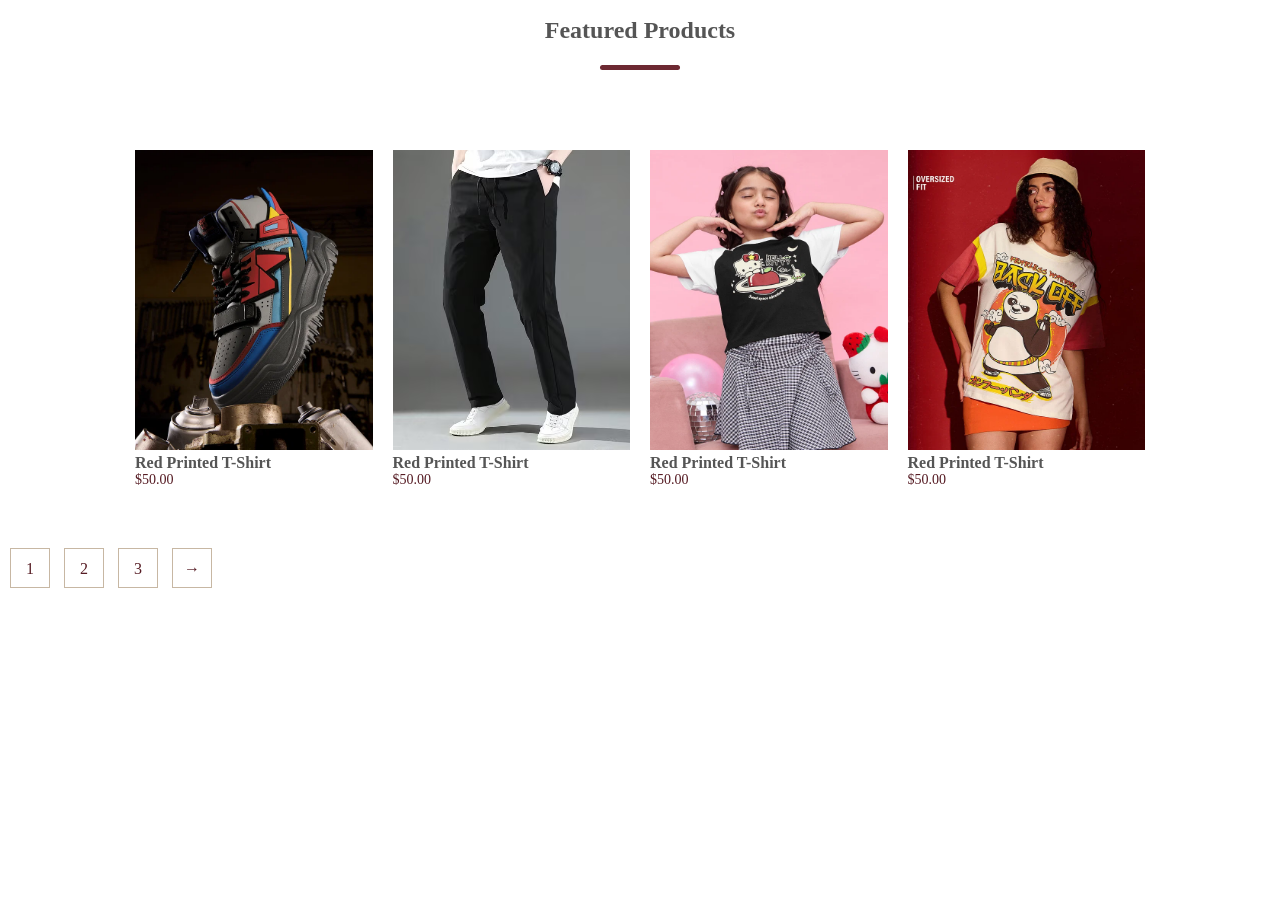
<file: page-3.html>
<!DOCTYPE html>
<html lang="en">
<head>
    <meta charset="UTF-8">
    <meta name="viewport" content="width=device-width, initial-scale=1.0">
    <title>Document</title>
    <link rel="stylesheet" href="style.css">
</head>
<body>
    <div class="small-container">
    
        <h2 class="title" id="featured-products">Featured Products</h2>
        <div class="row">
            <div class="col-4">
                <a href="sol-shoe.html">
                <img src="shoe.webp" height="300px">
                <h4>Red Printed T-Shirt</h4>
                <div class="rating">
                    <i class="fa fa-star"></i>
                    <i class="fa fa-star"></i>
                    <i class="fa fa-star"></i>
                    <i class="fa fa-star"></i>
                    <i class="fa fa-star-half-o"></i>

                </div>
                <p>$50.00</p>
            </a>
            </div>
            <div class="col-4">
                <a href="mp.html">
                <img src="men-pant.avif" height="300px">
                <h4>Red Printed T-Shirt</h4>
                <div class="rating">
                    <i class="fa fa-star"></i>
                    <i class="fa fa-star"></i>
                    <i class="fa fa-star"></i>
                    <i class="fa fa-star"></i>
                    <i class="fa fa-star-half-o"></i>
    
                </div>
                <p>$50.00</p>
                </a>
            </div>
    
            <div class="col-4">
                <a href="kg.html">
                <img src="kid_girl.webp" height="300px">
                <h4>Red Printed T-Shirt</h4>
                <div class="rating">
                    <i class="fa fa-star"></i>
                    <i class="fa fa-star"></i>
                    <i class="fa fa-star"></i>
                    <i class="fa fa-star"></i>
                    <i class="fa fa-star-half-o"></i>

                </div>
                <p>$50.00</p>
                </a>
            </div>
    
            <div class="col-4">
                <a href="go.html">
                <img src="women_oversize.webp" height="300px">
                <h4>Red Printed T-Shirt</h4>
                <div class="rating">
                    <i class="fa fa-star"></i>
                    <i class="fa fa-star"></i>
                    <i class="fa fa-star"></i>
                    <i class="fa fa-star"></i>
                    <i class="fa fa-star-half-o"></i>

                </div>
                <p>$50.00</p>
                </a>
            </div>
         </div>
         
    </div>
    <div class="page-btn">
        <a href="index.html"><span>1</span></a> 
        <a href="page-2.html"><span>2</span></a>
        <a href="page-3.html"><span>3</span></a>
        <a href="index.html"><span>&#8594;</span></a>
     </div>
</body>
</html>
</file>
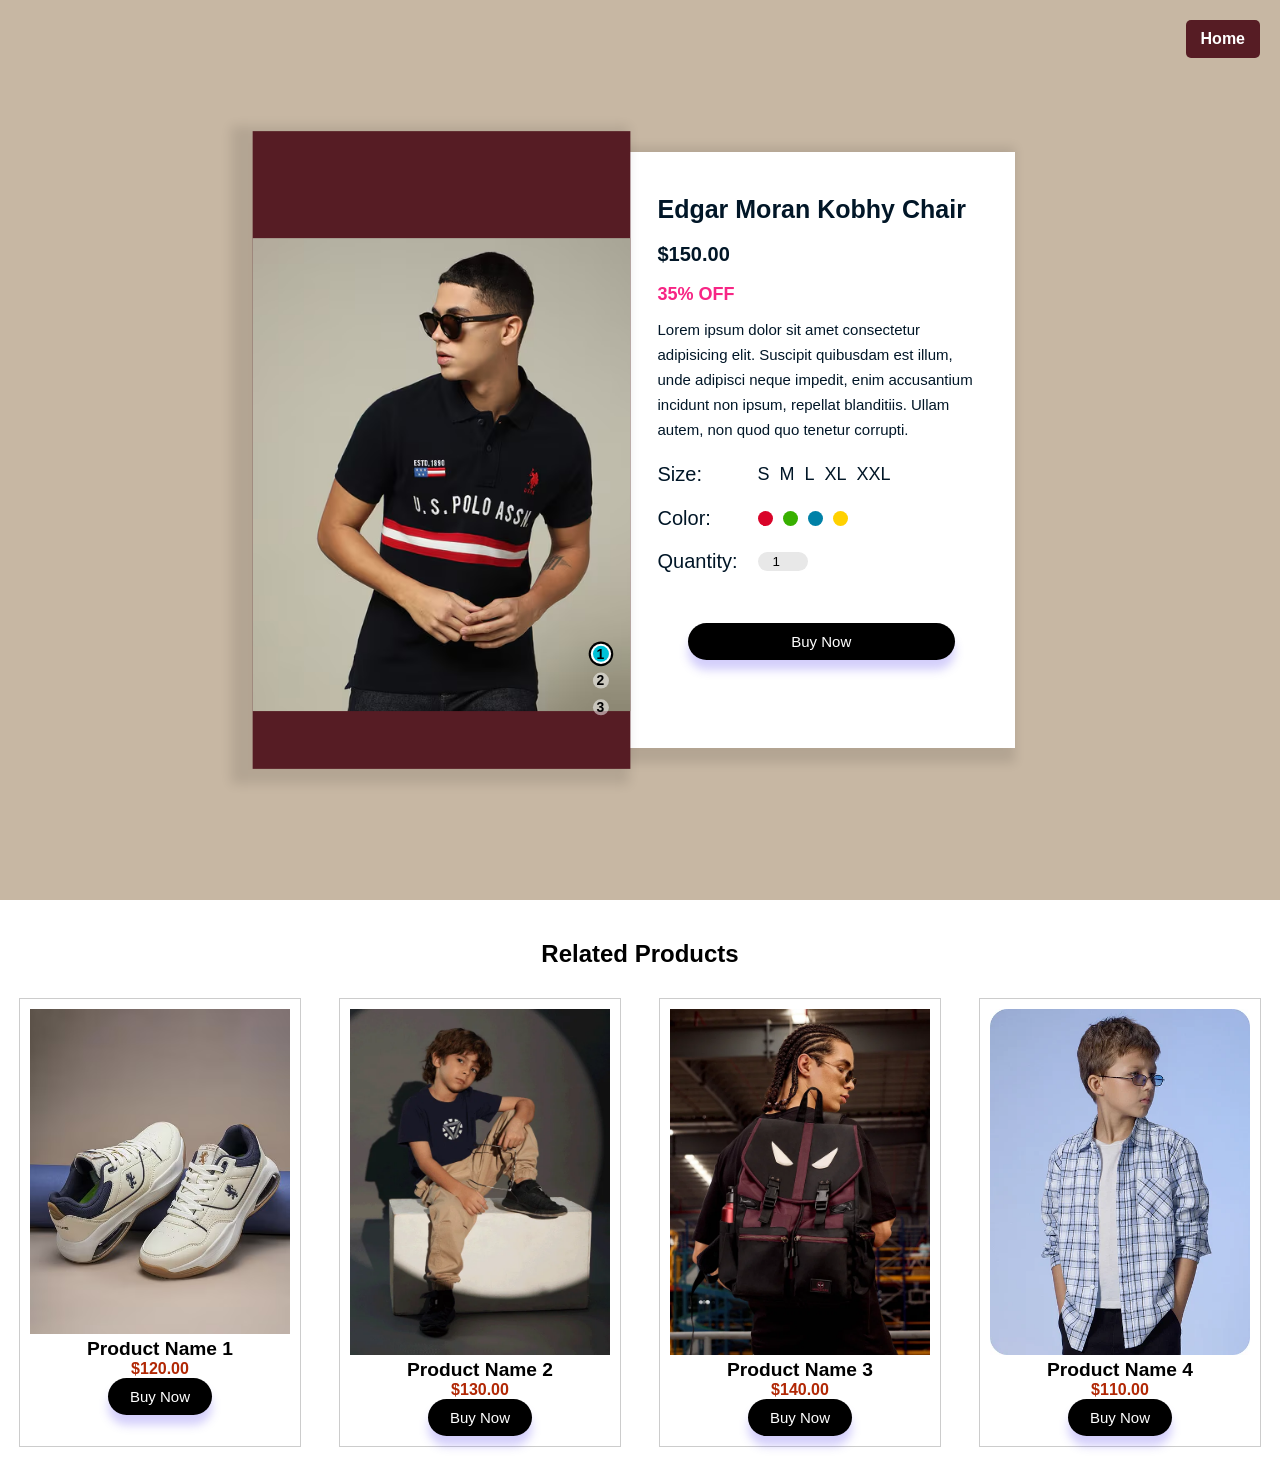
<file: polo.html>
<!DOCTYPE html>
<html lang="en">
<head>
    <meta charset="UTF-8">
    <meta name="viewport" content="width=device-width, initial-scale=1.0">
    <title>Single product page</title>
    <link rel="stylesheet" href="single_pro.css">


</head>
<body>
    <div class="home-button">
        <a href="index.html">Home</a>
    </div>
    <section class="main-wrap">
        <div class="product">
            <div class="image-gallery">
                <img src="blackshirt.avif" id="productImg" alt="">
                <div class="controls">
                    <span class="btn active">1</span>
                    <span class="btn">2</span>
                    <span class="btn">3</span>
                </div>
            </div>
            <div class="product-details">
                <div class="details">
                    <h2>Edgar Moran Kobhy Chair</h2>
                    <h3>$150.00</h3>
                    <h4>35% OFF</h4>
                    <p>Lorem ipsum dolor sit amet consectetur adipisicing elit. Suscipit quibusdam est illum, unde adipisci neque impedit, enim accusantium incidunt non ipsum, repellat blanditiis. Ullam autem, non quod quo tenetur corrupti.</p>
                </div>
                <div class="sizes">
                    <form class="form">
                        <div class="select-size">
                            <h3>Size:</h3>
                            <label for="sm">
                                <input type="radio" name="size" id="sm">
                                <span>S</span>
                            </label>
                            <label for="m">
                                <input type="radio" name="size" id="m">
                                <span>M</span>
                            </label>
                            <label for="lg">
                                <input type="radio" name="size" id="lg">
                                <span>L</span>
                            </label>
                            <label for="xl">
                                <input type="radio" name="size" id="xl">
                                <span>XL</span>
                            </label>
                            <label for="xxl">
                                <input type="radio" name="size" id="xxl">
                                <span>XXL</span>
                            </label>
                        </div>   
                    </form>
                </div>
                <div class="colors">
                    <form class="form">
                        <div class="select-color">
                            <h3>Color:</h3>
                            <label for="red">
                                <input type="radio" name="color" id="red">
                                <span class="color-1"></span>
                            </label>
                            <label for="green">
                                <input type="radio" name="color" id="green">
                                <span class="color-2"></span>
                            </label>
                            <label for="blue">
                                <input type="radio" name="color" id="blue">
                                <span class="color-3"></span>
                            </label>
                            <label for="yellow">
                                <input type="radio" name="color" id="yellow">
                                <span class="color-4"></span>
                            </label>
                        </div>   
                    </form>
                </div>
                <div class="quantity">
                    <div class="select-quantity">
                        <h3>Quantity:</h3>
                        <input type="number" name="quantity" value="1">
                    </div>
                </div>
                <div class="sub-btn">
                    <button class="submit">Buy Now</button>
                </div>
            </div>
        </div>

    </section>

    <section class="related-products">
        <h2>Related Products</h2>
        <div class="products-grid">
            <div class="product-item">
                <img src="men-shoe.avif" alt="Product 1">
                <h3>Product Name 1</h3>
                <h4>$120.00</h4>
                <a href="shoe.html"><button class="buy-now">Buy Now</button></a>
            </div>
            <div class="product-item">
                <img src="kid_wear.webp" alt="Product 2">
                <h3>Product Name 2</h3>
                <h4>$130.00</h4>
                <a href="sm.html"><button class="buy-now">Buy Now</button></a>
            </div>
            <div class="product-item">
                <img src="bag.webp" alt="Product 3">
                <h3>Product Name 3</h3>
                <h4>$140.00</h4>
                <a href="bag.html"><button class="buy-now">Buy Now</button></a>
            </div>
            <div class="product-item">
                <img src="kid_boy.webp" alt="Product 4">
                <h3>Product Name 4</h3>
                <h4>$110.00</h4>
                <a href="kb.html"><button class="buy-now" >Buy Now</button></a>
            </div>
        </div>
    </section>
    </section>
<script>
    const image= document.getElementById('productImg');
const btn= document.getElementsByClassName('btn');

btn[0].addEventListener('click', function(){ 
    image.src='https://assets.ajio.com/medias/sys_master/root/20240902/XWoE/66d54ddb6f60443f3147e067/-473Wx593H-469671721-navy-MODEL2.jpg';
    for(bt of btn){
        bt.classList.remove('active');
    } 
    this.classList.add('active');
});

btn[1].addEventListener('click', function(){ 
    image.src='https://assets.ajio.com/medias/sys_master/root/20240902/rqDs/66d54dd96f60443f3147e043/-473Wx593H-469671721-navy-MODEL3.jpg';
    for(bt of btn){
        bt.classList.remove('active');
    } 
    this.classList.add('active');

});

btn[2].addEventListener('click', function(){ 
    image.src='https://assets.ajio.com/medias/sys_master/root/20240902/Z3hO/66d54dde1d763220fab5e21f/-473Wx593H-469671721-navy-MODEL4.jpg';
    for(bt of btn){
        bt.classList.remove('active');
    } 
    this.classList.add('active') ;
});
</script>
</body>
</html>
</file>
<file: single_pro.css>
*{
    margin: 0;
    padding: 0;
    box-sizing: border-box;
    font-family: 'Poppins', sans-serif;
}
.main-wrap{
    width: 100%;
    height: 100vh;
    display: flex;
    justify-content: center;
    align-items: center;
    background: #c7b7a3;
}
.main-wrap .product{
    width: 90%;
    max-width: 750px;
    display: flex;
}
.main-wrap .product .image-gallery{
    flex-basis: 47%;
    background: #561c24;
    box-shadow: -10px 5px 10px 10px rgba(0, 0, 0, 0.1);
    transform: scale(1.07);
    position: relative;
}

.main-wrap .product .image-gallery img{
    width: 100%;
    padding-top: 100px;
    padding-bottom: 50px;
}
.main-wrap .product .image-gallery .controls{
    position: absolute;
    bottom: 40px;
    right: 20px;
}
.main-wrap .product .image-gallery .controls .btn{
    width: 15px;
    height: 15px;
    border-radius: 50%;
    background: rgba( 255, 255, 255, 0.5 );
    display: block;
    margin-bottom: 10px;
    cursor: pointer;
    text-align: center;
    font-size: small;
    color : #000;
    font-weight: bold;
}
.main-wrap .product .image-gallery .controls .btn.active{
    background: #00c2d8;
    box-shadow: 0 0 0 2px #fff, 0 0 0 4px #000000;
}
.main-wrap .product .product-details{
    flex-basis: 53%;
    background: #fff;
    box-shadow: -10px 5px 10px 10px rgba(0, 0, 0, 0.1);
    padding: 40px 30px 40px 40px;
}
.main-wrap .product .product-details .details{
    margin-bottom: 20px;
}
.main-wrap .product .product-details .details h2{
    font-size: 25px;
    font-weight: 600;
    line-height: 35px;
    text-transform: capitalize;
    margin-bottom: 10px;
    color: #011627;
}
.main-wrap .product .product-details .details h3{
    font-size: 20px;
    font-weight: 600;
    line-height: 35px;
    margin-bottom: 10px;
    color: #011627;
}
.main-wrap .product .product-details .details h4{
    font-size: 18px;
    font-weight: 700;
    line-height: 25px;
    text-transform: uppercase;
    color: #f72585;
    margin-bottom: 10px;
}
.main-wrap .product .product-details .details p{
    font-size: 15px;
    font-weight: 500;
    line-height: 25px;
    color: #011627;
}
.main-wrap .product .product-details .sizes{
    margin-bottom: 20px;
}
.main-wrap .product .product-details .sizes .form .select-size{
    display: flex;
    align-items: center;
}
.main-wrap .product .product-details .sizes .form .select-size h3{
    width: 70px;
    margin-right: 30px;
    font-size: 20px;
    font-weight: 500;
    color: #011627;
}
.main-wrap .product .product-details .sizes .form .select-size label{
    display: flex;
    align-items: center;
}
.main-wrap .product .product-details .sizes .form .select-size label input{
    display: none;
}
.main-wrap .product .product-details .sizes .form .select-size label span{
    font-size: 18px;
    font-weight: 400;
    line-height: 25px;
    text-transform: uppercase;
    color: #011627;
    display: inline-block;
    margin-right: 10px;
    cursor: pointer;
}
.main-wrap .product .product-details .sizes .form .select-size label input:checked + span{
    font-weight: 600;
    color: #f72585;
    
}
.main-wrap .product .product-details .colors{
    margin-bottom: 20px;
}
.main-wrap .product .product-details .colors .form .select-color{
    display: flex;
    align-items: center;
}
.main-wrap .product .product-details .colors .form .select-color h3{
    width: 70px;
    margin-right: 30px;
    font-size: 20px;
    font-weight: 500;
    color: #011627;
}
.main-wrap .product .product-details .colors .form .select-color label{
    display: flex;
    align-items: center;
}
.main-wrap .product .product-details .colors .form .select-color input{
    display: none;
}
.main-wrap .product .product-details .colors .form .select-color span{
    display: inline-block;
    width: 15px;
    height: 15px;
    border-radius: 50%;
    margin-right: 10px;
    cursor: pointer;
}
.main-wrap .product .product-details .colors .form .select-color .color-1{
    background: #d90429;
}
.main-wrap .product .product-details .colors .form .select-color .color-2{
    background: #38b000;
}
.main-wrap .product .product-details .colors .form .select-color .color-3{
    background: #0081a7;
}
.main-wrap .product .product-details .colors .form .select-color .color-4{
    background: #ffd100;
}
.main-wrap .product .product-details .colors .form .select-color label input:checked + span{
    transform: scale(.7);
    box-shadow: 0 0 0 4px #fff, 0 0 0 6px #011627;
}
.main-wrap .product .product-details .quantity{
    margin-bottom: 50px;
}
.main-wrap .product .product-details .quantity .select-quantity{
    display: flex;
    align-items: center;
}
.main-wrap .product .product-details .quantity .select-quantity h3{
    width: 70px;
    margin-right: 30px;
    font-size: 20px;
    font-weight: 500;
    color: #011627;
}
.main-wrap .product .product-details .quantity .select-quantity input{
    background: #e8e8e8;
    border: 0;
    outline: 0;
    padding: 2px 2px 2px 15px;
    border-radius: 12px;
    width: 50px;
}
.main-wrap .product .product-details .sub-btn{
    padding: 0 30px;
    margin-bottom: 10px;
}
.main-wrap .product .product-details .sub-btn .submit{
    width: 100%;
    padding: 10px;
    border: 0;
    outline: 0;
    background: #000;
    color: #fff;
    font-size: 15px;
    font-weight: 500;
    border-radius: 30px;
    box-shadow: 0 10px 10px rgba( 85, 63, 240, 0.25 );
    cursor: pointer;
    transition: .4s linear;
    position: relative;
    overflow: hidden;
}
.main-wrap .product .product-details .sub-btn .submit:hover{
    background: #6d2932;
}
.main-wrap .product .product-details .sub-btn .submit::before{
    content: '';
    position: absolute;
    left: -100%;
    width: 100%;
    height: 100%;
    background: rgba( 255, 255, 255, 0.1 );
    transform: rotate(-45deg);
}
.main-wrap .product .product-details .sub-btn .submit:hover::before{
    animation: light .4s linear forwards;
}
@keyframes light{
    0%{
        left: -100%;
    }
    100%{
        left: 100%;
    }
}



.related-products {
    margin-top: 40px;
}

.related-products h2 {
    text-align: center;
    margin-bottom: 20px;
}

.products-grid {
    display: flex;
    justify-content: space-around;
    flex-wrap: wrap;
}

.product-item {
    width: 22%; /* Adjust the width as needed */
    text-align: center;
    margin: 10px;
    border: 1px solid #ccc;
    padding: 10px;
}

.product-item img {
    max-width: 100%;
    height: auto;
}

.product-item h3 {
    font-size: 1.2em;
}

.product-item h4 {
    color: #b12704; /* Price color */
}


.buy-now{
    width: 40%;
    padding: 10px;
    border: 0;
    outline: 0;
    background: #000;
    color: #fff;
    font-size: 15px;
    font-weight: 500;
    border-radius: 30px;
    box-shadow: 0 10px 10px rgba( 85, 63, 240, 0.25 );
    cursor: pointer;
    transition: .4s linear;
    position: relative;
    overflow: hidden;
}

.buy-now:hover {
    background: #6d2932;
}


.buy-now::before{
    content: '';
    position: absolute;
    left: -100%;
    width: 100%;
    height: 100%;
    background: rgba( 255, 255, 255, 0.1 );
    transform: rotate(-45deg);
}

.buy-now:hover::before{
    animation: light .4s linear forwards;
}
@keyframes light{
    0%{
        left: -100%;
    }
    100%{
        left: 100%;
    }
}

.home-button {
    position: fixed;
    top: 20px; /* Adjust as needed */
    right: 20px; /* Adjust as needed */
    background-color: #561c24; /* Change to your preferred color */
    color: white;
    padding: 10px 15px;
    border-radius: 5px;
    text-decoration: none;
    font-weight: bold;
}

.home-button a {
    color: white;
    text-decoration: none;
}
</file>
<file: style.css>
*{
    margin :0;
    padding :0;
    box-sizing : border-box;
}

.navbar{
    display : flex;
    align-items : center;
    padding : 20px;
}

nav{
    flex : 1;
    text-align : right;
}

nav ul{
    display : inline-block;
    list-style-type : none;
}

nav ul li{
    display: inline-block;
    margin-right: 20px;
    font-weight:500;
}

a{
    text-decoration: none;
    color : #561c24;
}

p{
    color : #561C24;
}

.container{
    max-width: 1300px;
    margin : auto;
    padding-left: 25px;
    padding-right: 25px;
}

.row{
    display : flex;
    align-items: center;
    flex-wrap : wrap;
    justify-content: space-around;
}

.col-2{
    flex-basis : 50%;
    min-width : 400px;
}

.col-2 img{
    max-width: 100%;
    padding : 50px 0;
}

.col-2 h1{
    font-size : 50px;
    line-height: 60px;
    margin :25px 0;
    color: #561c24;
}

.btn{ /*Explore button*/
    display: inline-block;
    background : #561c24   ;
    color : #fff;
    padding : 8px 30px;
    margin : 30px 0;
    border-radius: 30px;
    /*transition:background 0.4s;*/
}
.btn:hover{
    background: #000;
    color :#fff;
    
}

.header{
    background:#c7b7a3;
}
.header .row{
    margin-top:70px;
}

.col-3{
    flex-basis: 30%;
    min-width: 250px;
    margin-bottom:30px;
}

.col-3 img{
    width:100%; 
}

.categories{
    flex-basis: 30%;
    min-width : 250px;
    margin-bottom:30px;
    margin-top: 30px;
}
.poster{
    margin-top: 0px;
    margin-bottom: 20px;
}

.small-container{
    max-width:1080px;
    margin :auto;
    padding-left:25px;
    padding-right: 25px;
}

.col-4{
    flex-basis: 25%;
    padding:10px;
    min-width:200px;
    margin-bottom:50px;
    transition: transform 0.4s;
}

.col-4 img{
    width:100%;
}

.title{
    text-align:center;
    margin : 0 auto 80px;
    position :relative;
    line-height : 60px;
    color : #555;
}

.title::after{
    content :'';
    background : #6d2932;
    width : 80px;
    height : 5px;
    border-radius:5px;
    position : absolute;
    bottom : 0;
    left :50%;
    transform:translateX(-50%);
    margin-bottom: -10px;
}

h4{
    color:#555;
    font-weight: noraml;
}

.col-4 p{
    font-size : 14px;
}

.rating .fa{
    color : #561c24;
}

.col-4:hover{
    transform: translateY(-10px);
    
}

/*-----offer-------*/

.offer{
    background: radial-gradient(#fff , #c7b7a3);

}

.col-2 .offer-img{
    padding : 50px;

}


.testimonial{
    padding-top :100px;
}

.testimonial .col-3{
    text-align : center;
    padding : 40px 20px;
    box-shadow: 0 0 20px 0px rgba(0,0,0,0.1);
    cursor: pointer;
    transition: transform 0.9;
}

.testimonial .col-3 img{
    width :50px;
    margin-top : 20px;
    border-radius: 50%;
}

.testimonial .col-3:hover{
    transform : translateY(-10px);
}

.fa.fa-quote-left{
    font-size: 34px;
    color :#561C24;
}

.col-3 p{
    font-size : 12px;
    margin : 12px 0;
    color: #777;
}

.testimonial .col-3 h3{
    font-weight: 600;
    color: #555;
    font-size: 16px;
}

.brands{
    margin: 100px auto;
}


.col-5{
    width :160px;
}

.col-5 img{
    width :100%;
    cursor : pointer;
    filter : grayscale(100%)
}

.col-5 img:hover{
    filter : grayscale(0);
}
/* footer */

.footer{
    background: #000;
    color : #8a8a8a;
    font-size : 14px;
    padding : 60px 0 20px;
    width: 100%;
    
}

.footer p{
    color: #8a8a8a;
}

.footer h3{
    color : #fff;
    margin-bottom : 20px;
}

.footer-col-1, .footer-col-2 , .footer-col-3, .footer-col-4{
    min-width: 30%;
    margin-bottom: 20px;
}

.footer-col-1{
    flex-basis: 30%;
}

.footer-col-2{
    flex : 1;
    text-align: center;
}

.footer-col-2 img{
    width: 100px;
    margin-bottom : 20px;
}
.footer-col-3, .footer-col-4{
    flex-basis: 45%;
    text-align : lerft;
}

.footer-linkes-group{
    display: flex;
    flex-basis: 30%;
    justify-content: space-between;
    margin-left: 7%;
}

ul{
    list-style-type: none;
    padding: 0px;
}

.app-logo{
    margin-top: 20px;
}

.app-logo img{
    width: 140px;
}

.footer hr{
    border : none;
    background: #b5b5b5;
    height: 1px;
    margin: 20px 0;
}

.copyrights{
    text-align: center;
}
/*------------all product page-----------*/

.row-2{
    justify-content: space-between;
    margin: 100px auto 50px;
}

select{
    border: 1px solid #6d2932;
    padding : 5px;
}

select:focus{
    outline : none;
}

.page-btn{
    margin : 0 auto 80px;
}
.page-btn span{
    display : inline-block;
    border : 1px solid #c7b7a3;
    margin-left: 10px;
    width : 40px;
    height : 40px;
    text-align : center;
    line-height: 40px;
    cursor: pointer;
}

.page-btn span:hover{
    background: #6d2932;
    color: #fff;
}
</file>
